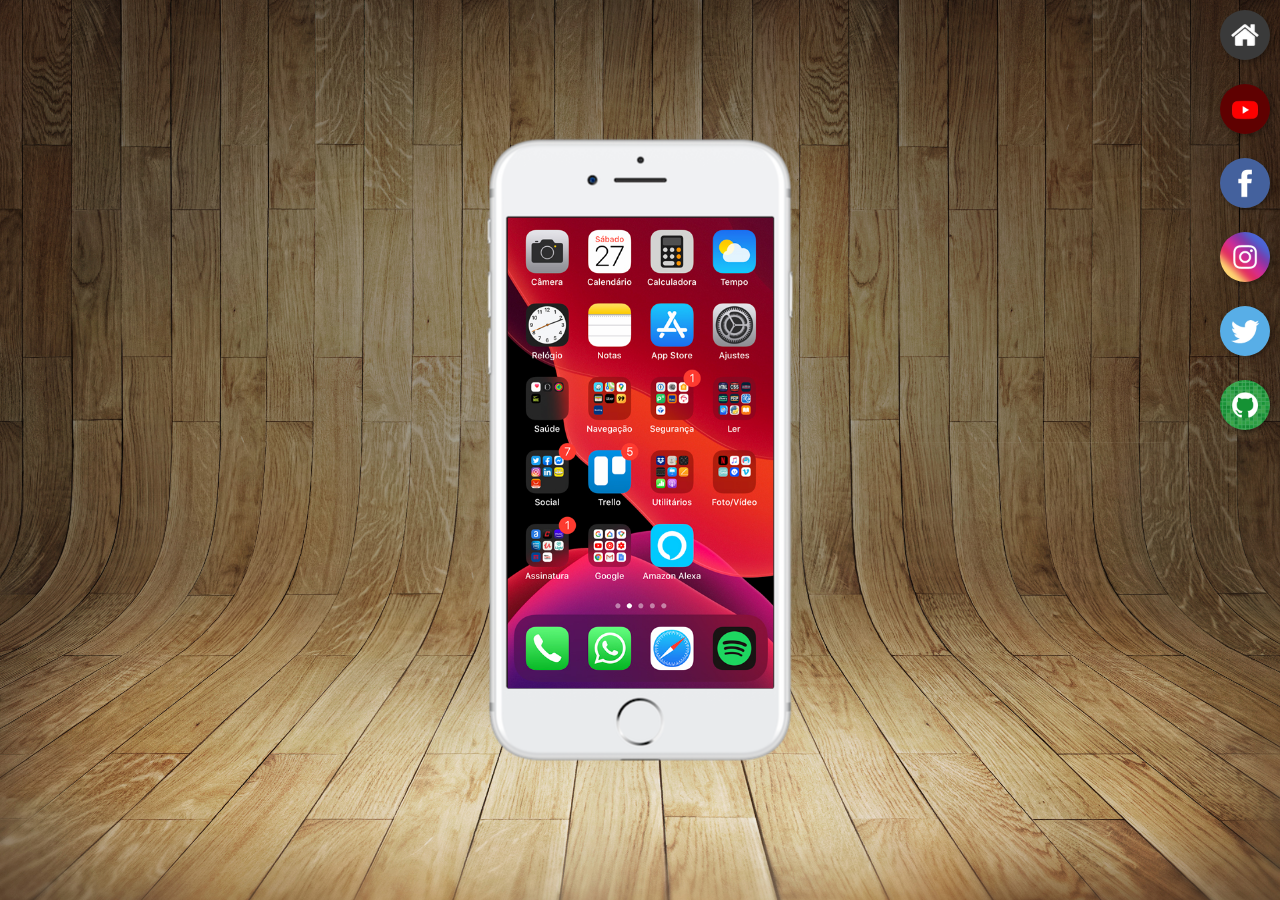
<file: index.html>
<!DOCTYPE html>
<html lang="pt-br">
<head>
    <meta charset="UTF-8">
    <meta name="viewport" content="width=device-width, initial-scale=1.0">
    <link rel="shortcut icon" href="favicon.ico" type="image/x-icon">
    <title>Projeto Social</title>
    <link rel="stylesheet" href="estilos/style.css">
    
</head>
<body>
    <main>
        <section id="telefone">
            <iframe src="home.html" name="tela" id="tela" frameborder="0">
                navegador não é compativel
            </iframe>
        </section>
        <section id="redes-sociais">
            <a href="home.html" target="tela"><img src="imagens/logo-home.jpg" alt="home"></a> <br>
            <a href="youtube.html" target="tela"><img src="imagens/logo-youtube.jpg" alt="youtube"></a> <br>
            <a href="facebook.html" target="tela"><img src="imagens/logo-facebook.jpg" alt="facebook"></a> <br>
            <a href="instagram.html" target="tela"><img src="imagens/logo-instagram.jpg" alt="instagram"></a> <br>
            <a href="twitter.html" target="tela"><img src="imagens/logo-twitter.jpg" alt="twitter"></a> <br>
            <a href="github.html" target="tela"><img src="imagens/logo-github.jpg" alt="github"></a>
        </section>
    </main>
</body>
</html>
</file>
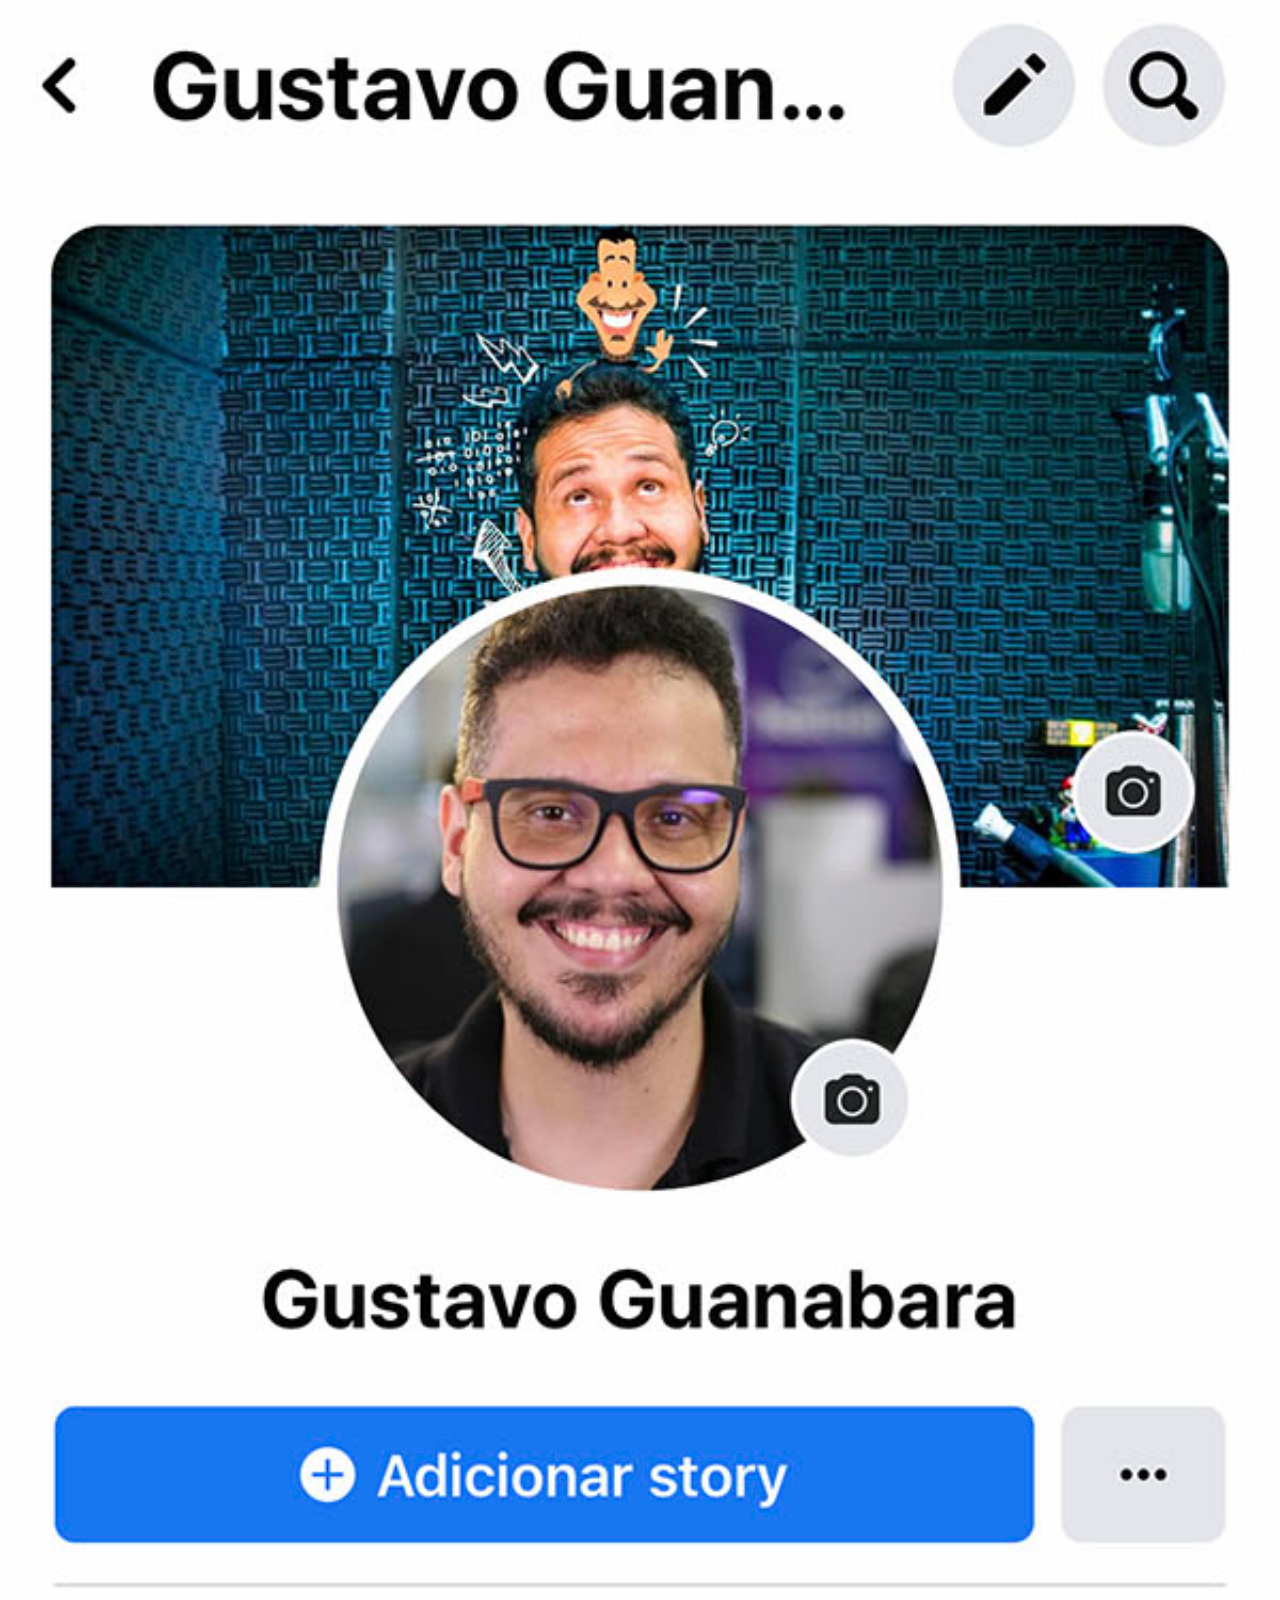
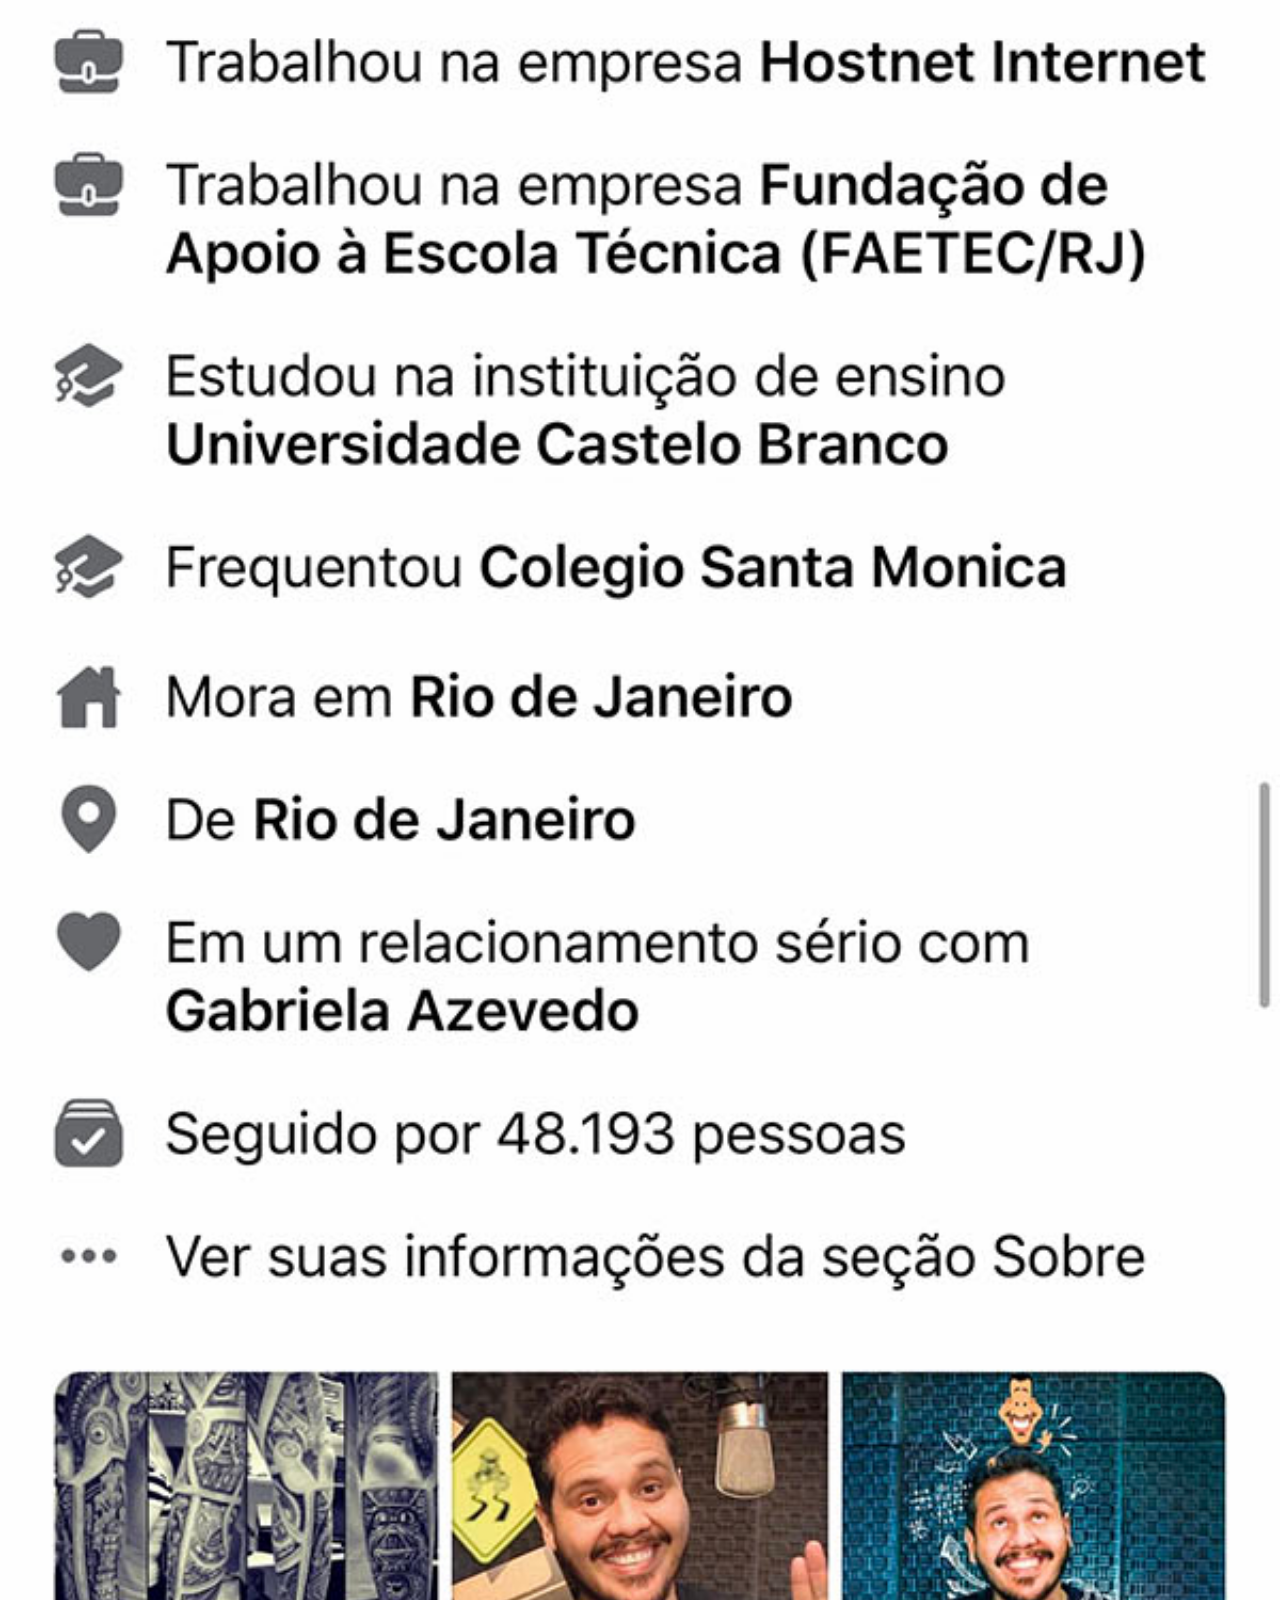
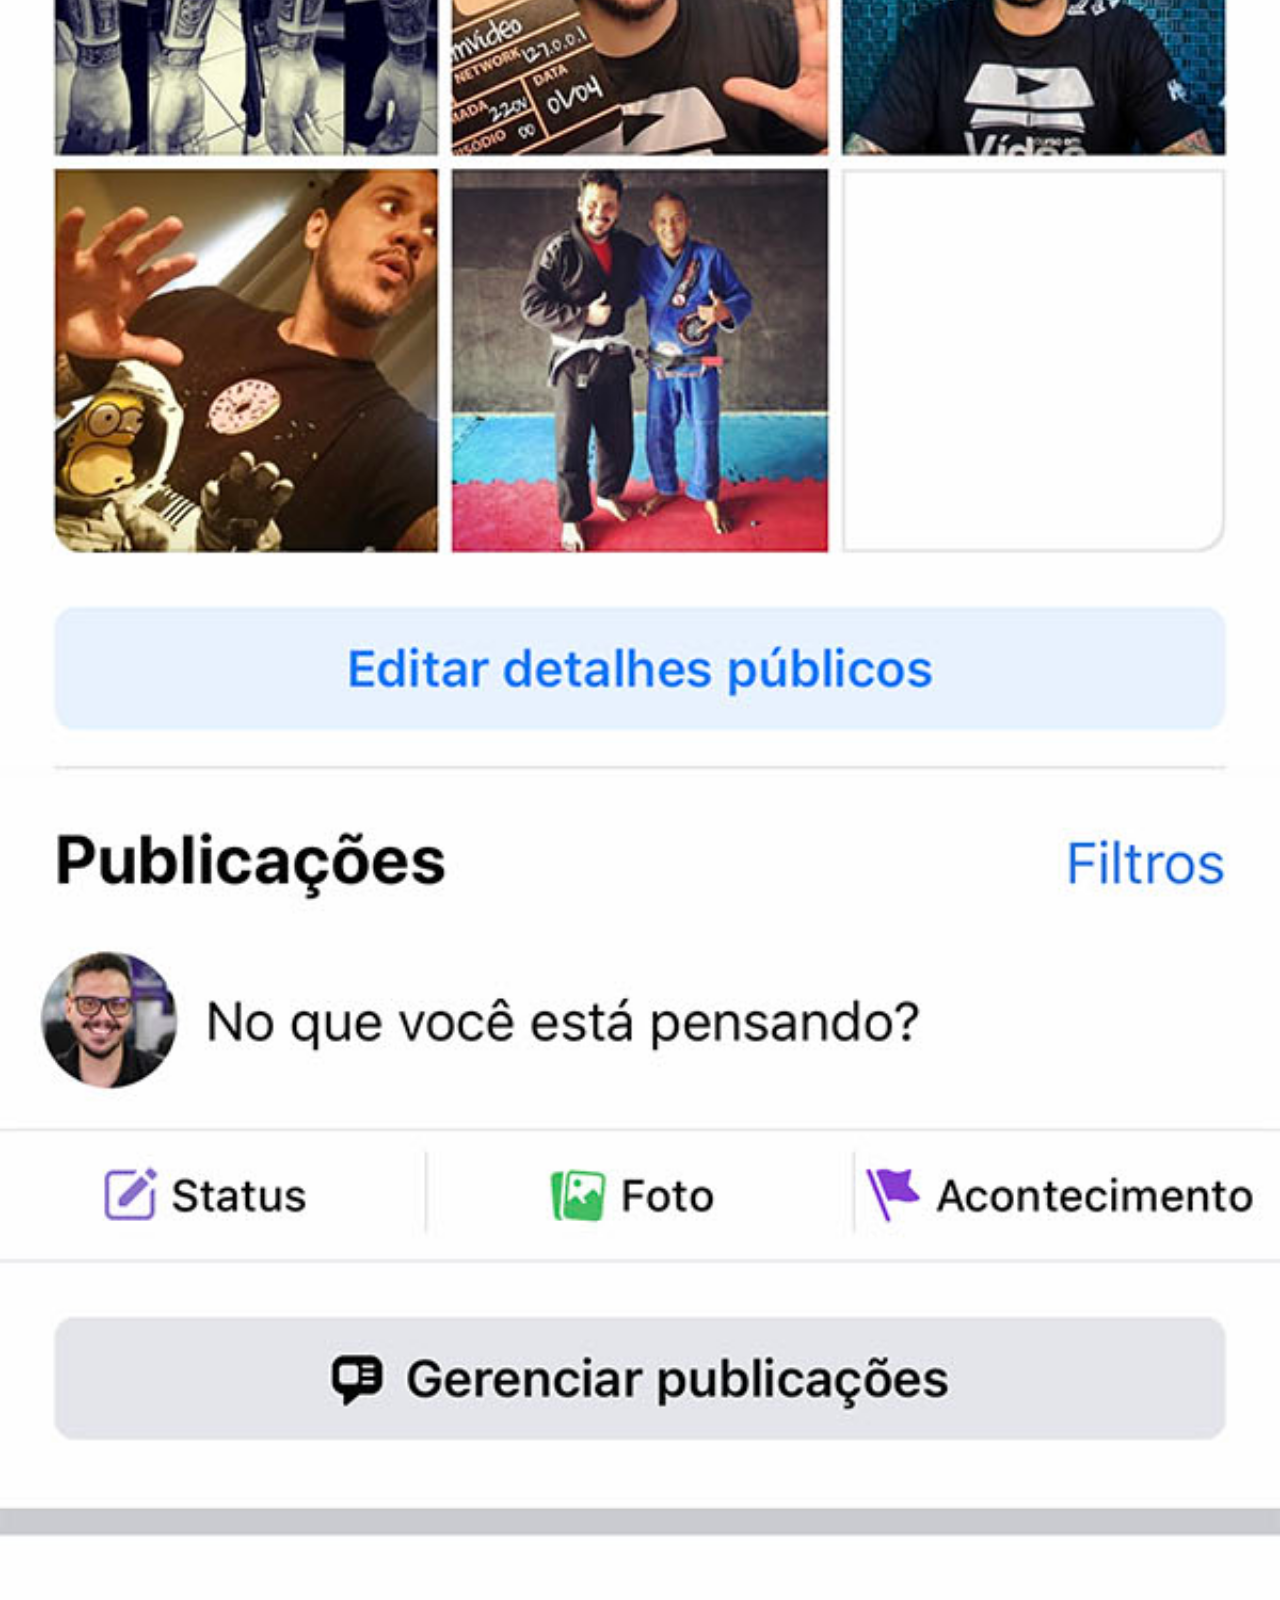
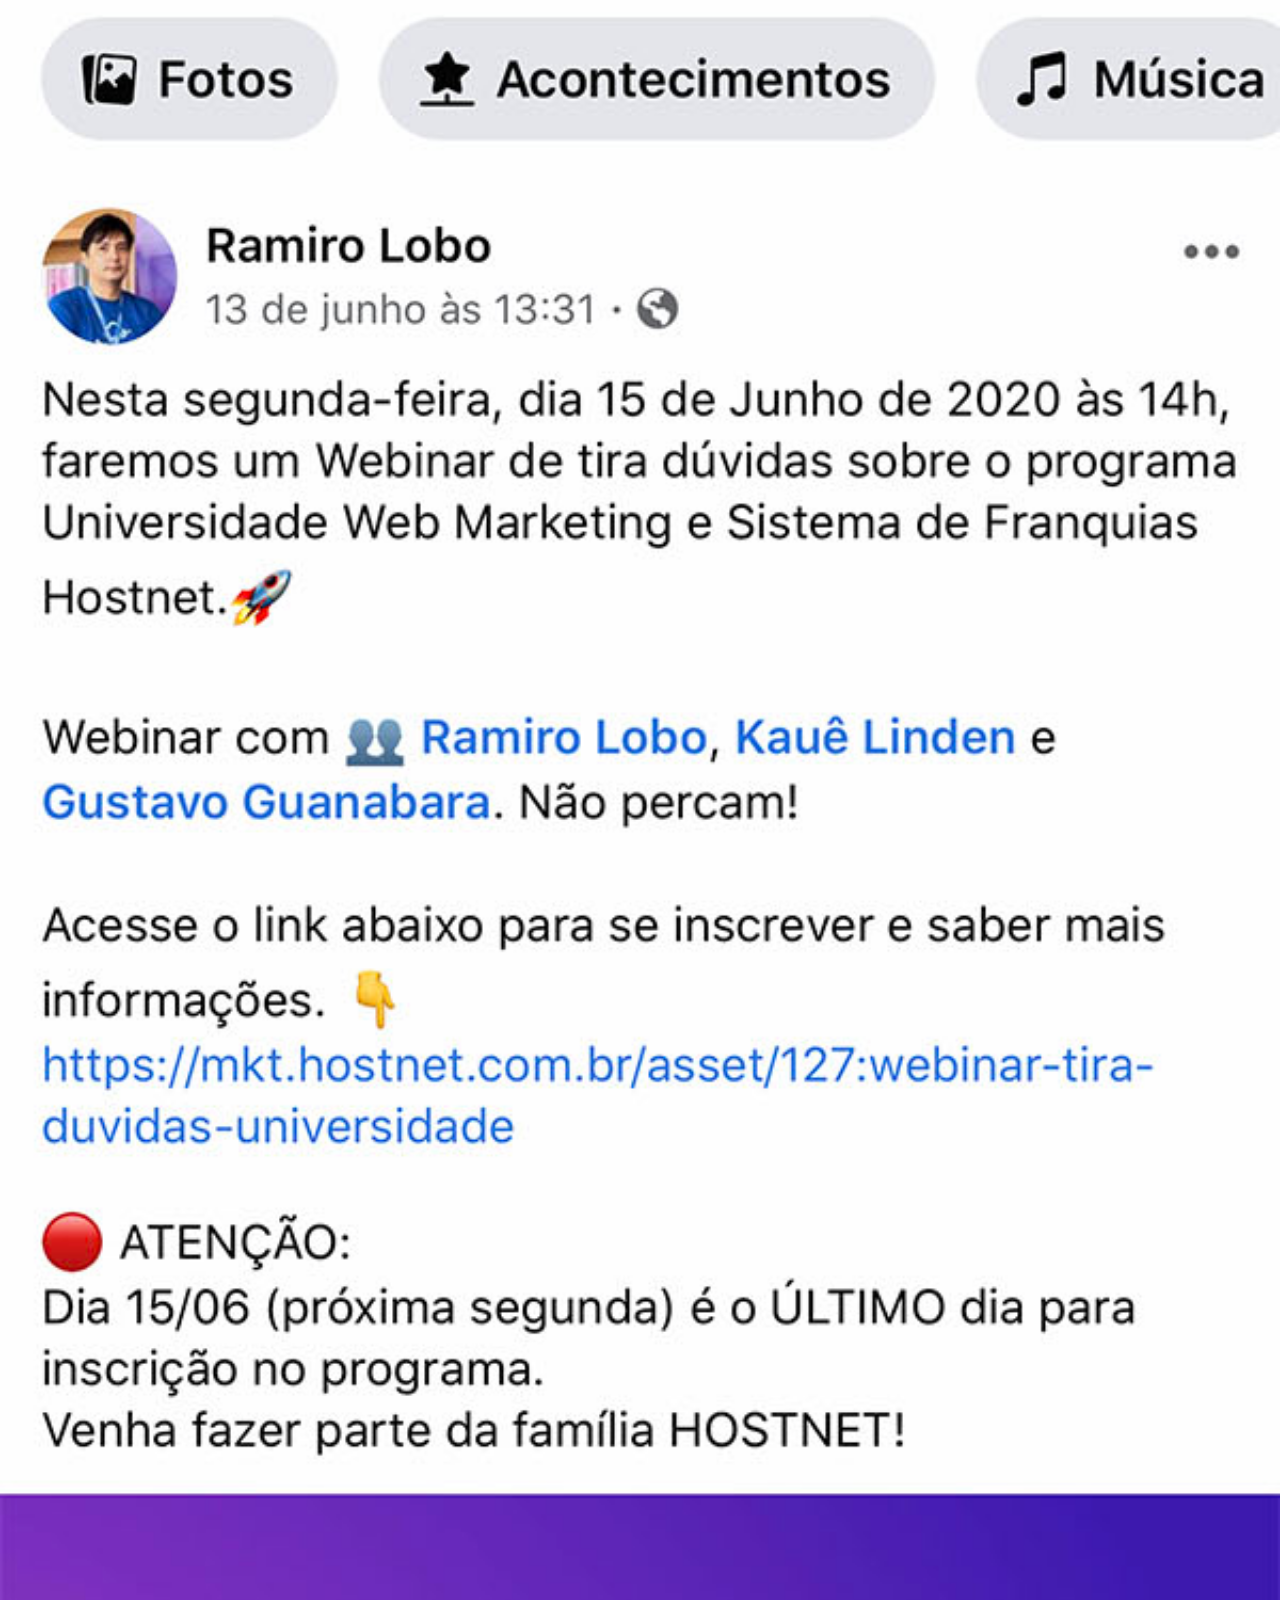
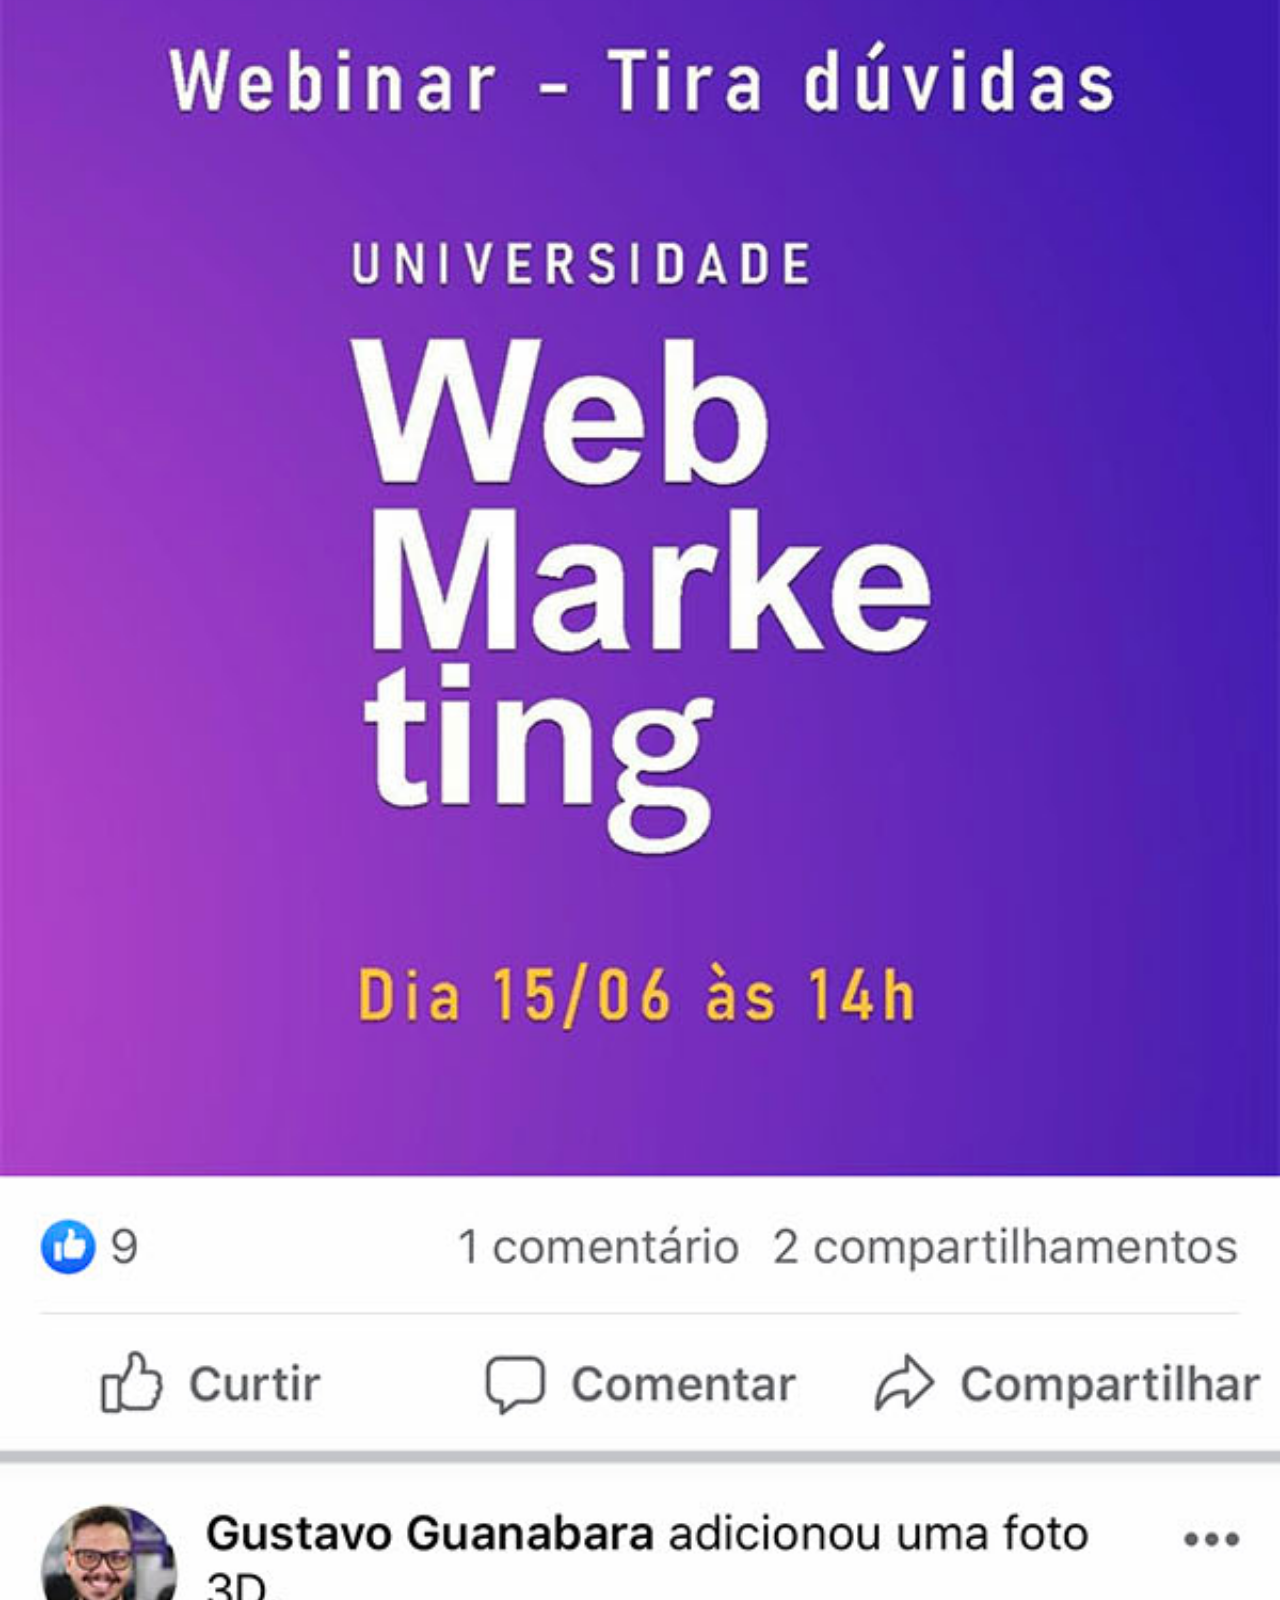
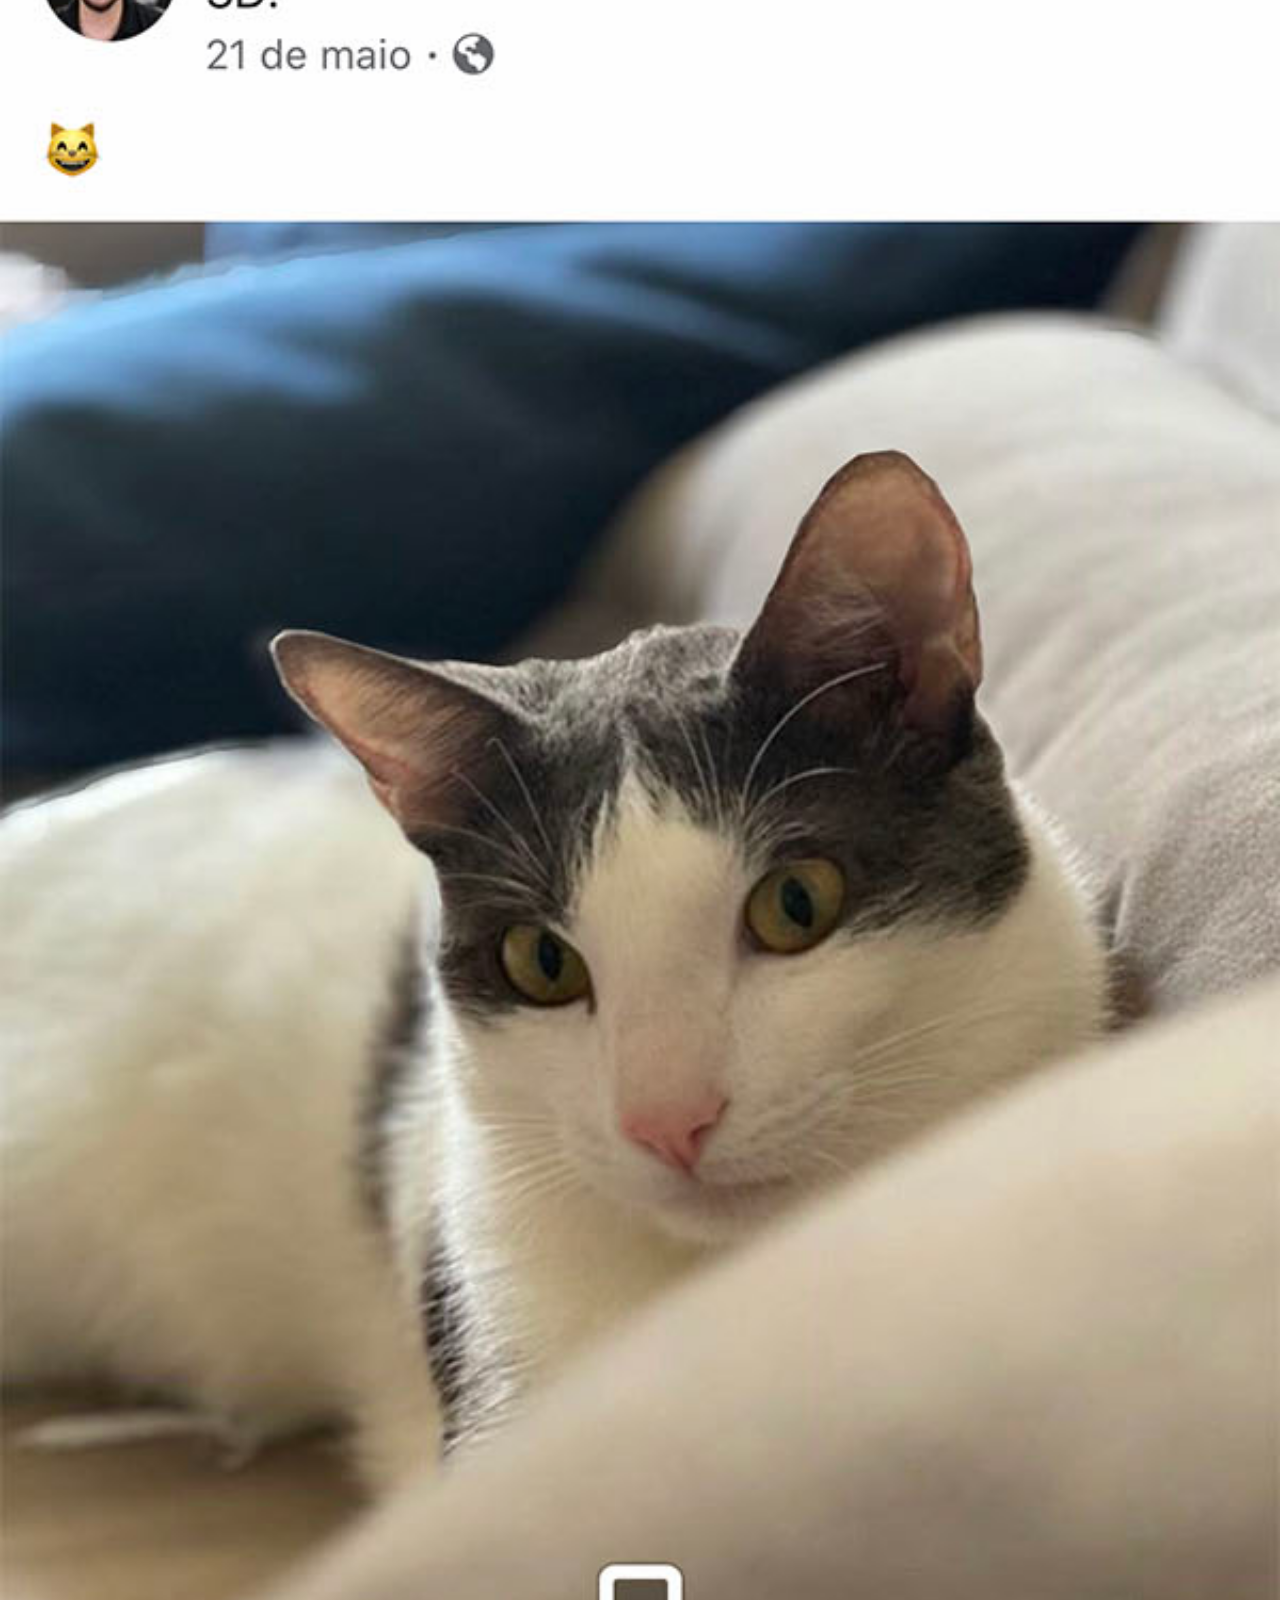
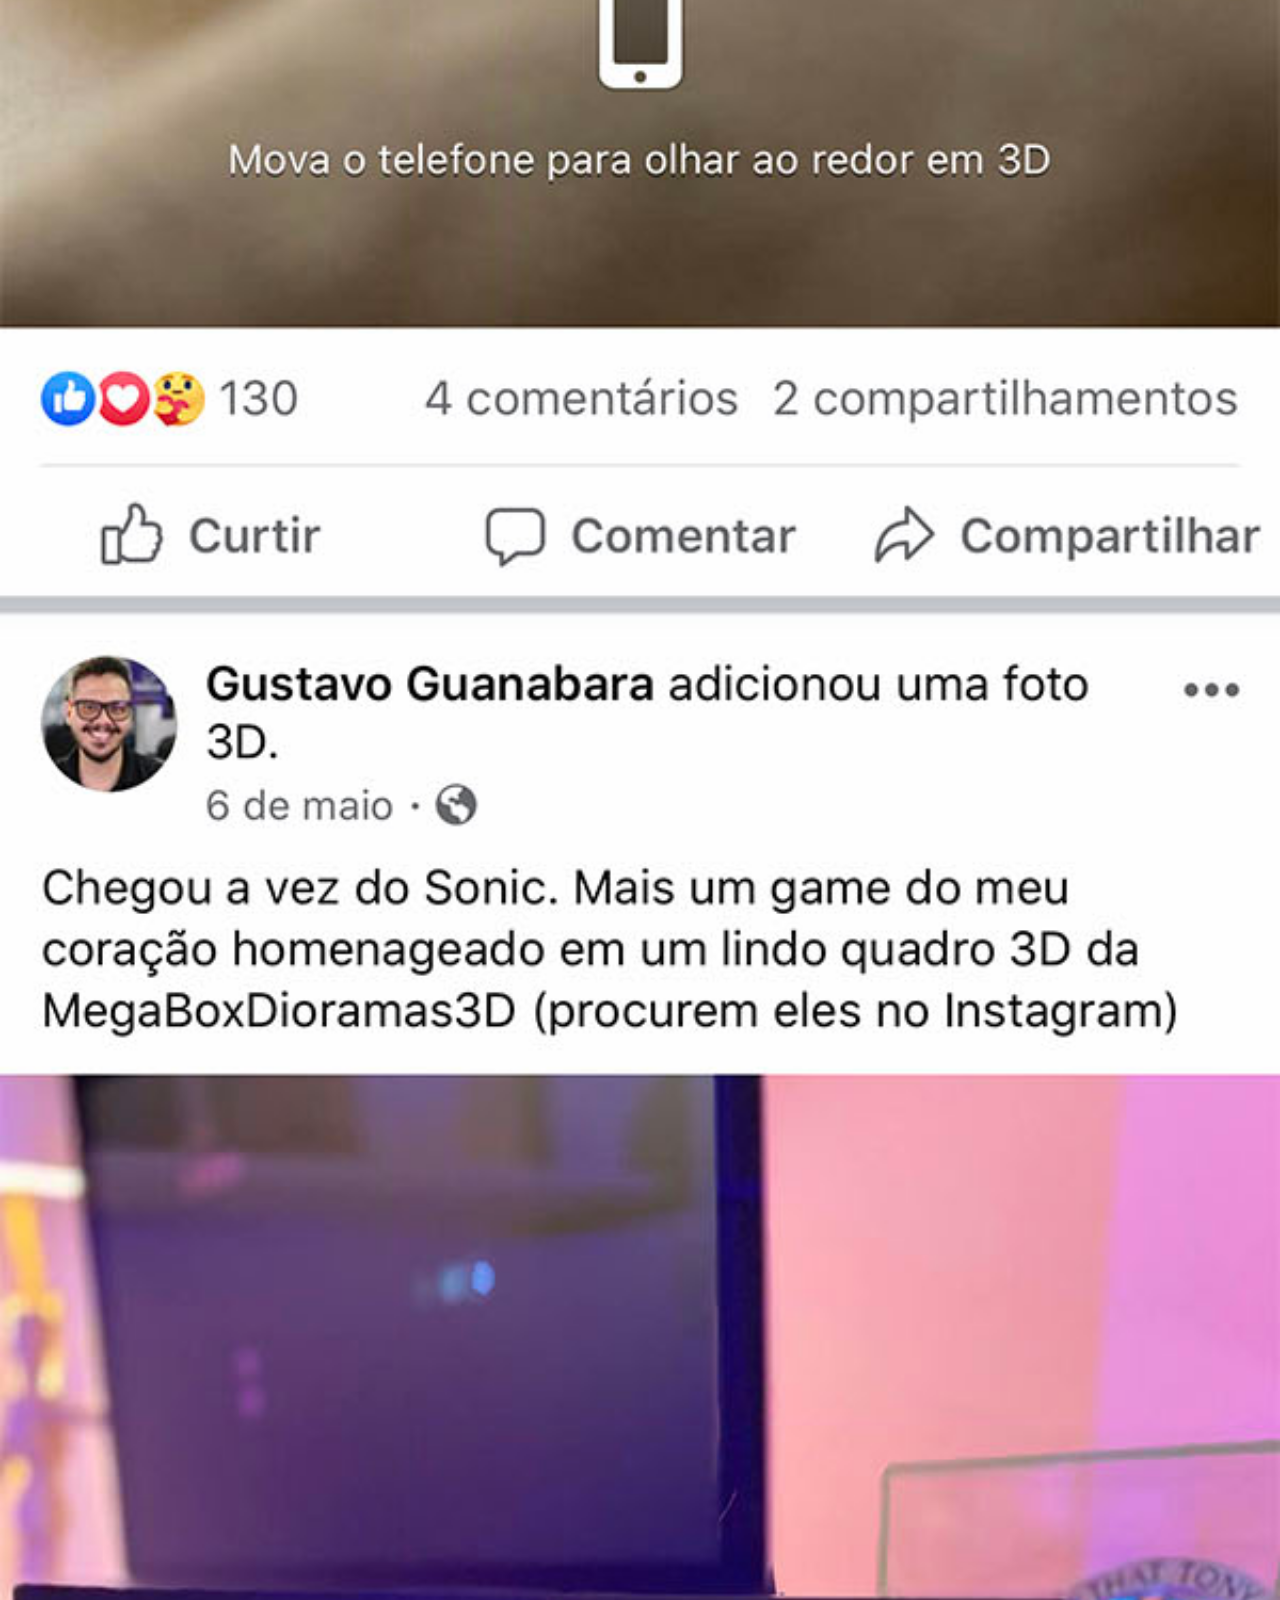
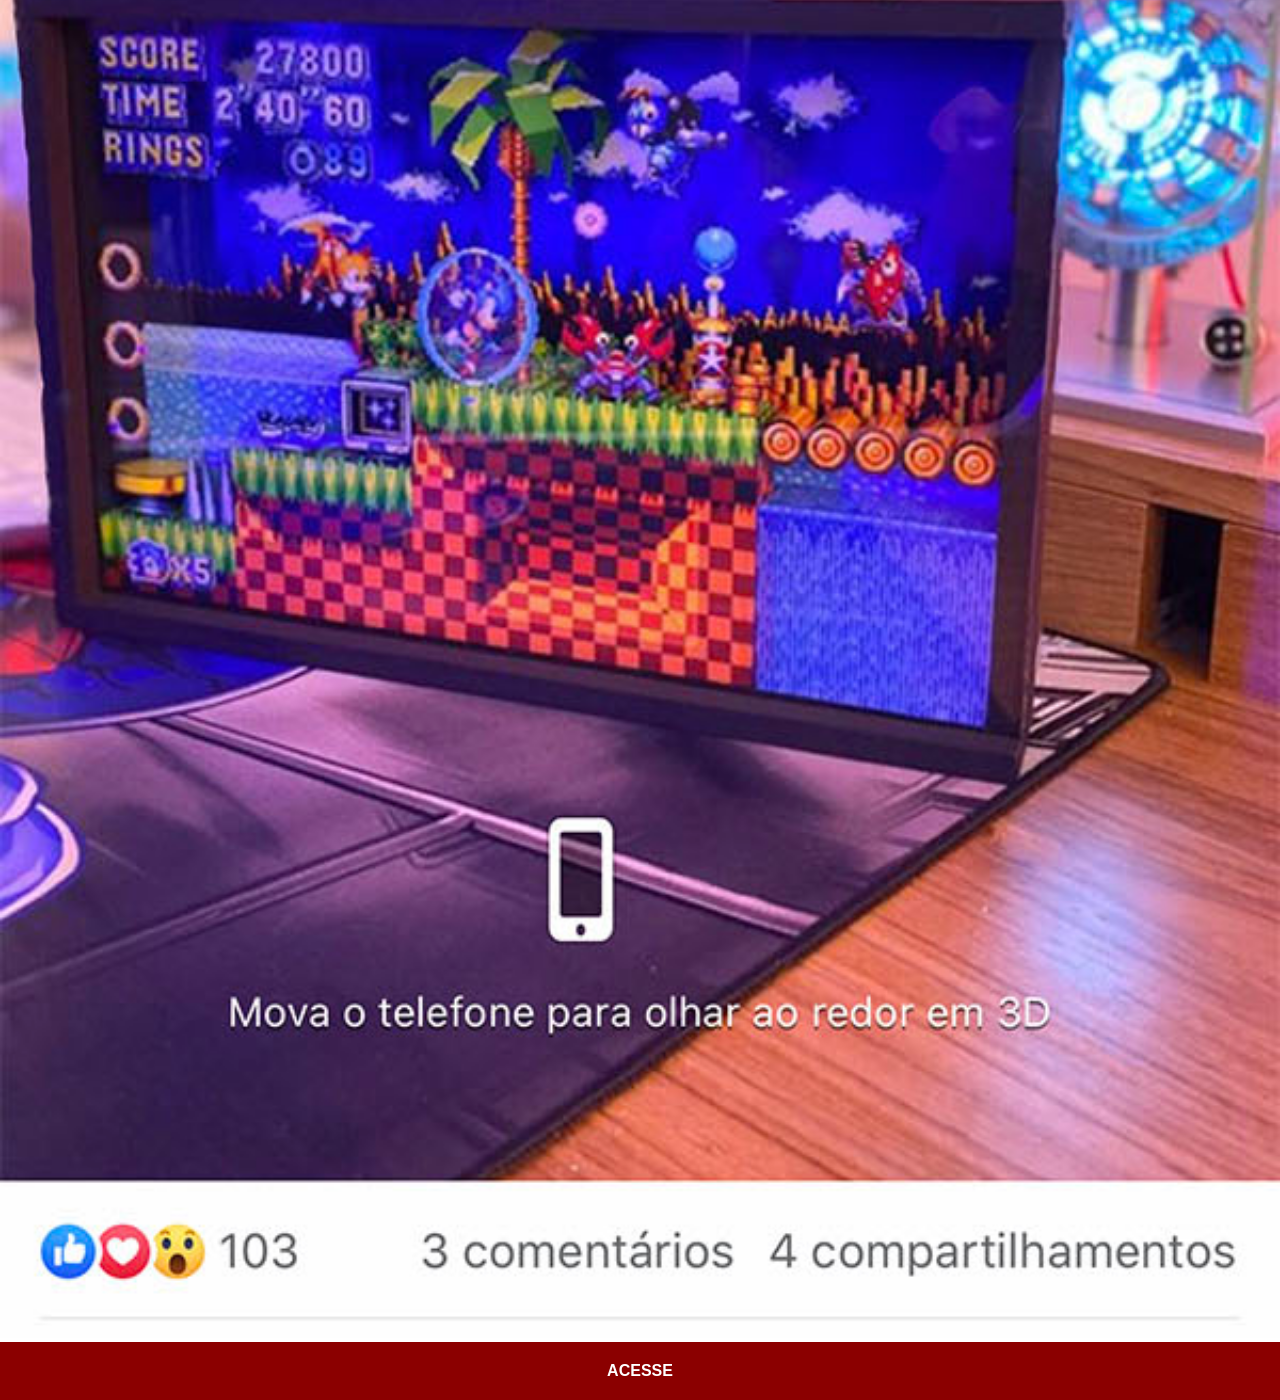
<file: facebook.html>
<!DOCTYPE html>
<html lang="pt-br">
<head>
    <meta charset="UTF-8">
    <meta name="viewport" content="width=device-width, initial-scale=1.0">
    <title>FaceBook</title>
    <link rel="stylesheet" href="estilos/social.css">
</head>
<body>
    <img src="imagens/tela-facebook.jpg" alt="facebook">
    <a href="https://www.facebook.com/gustavoguanabara/?locale=pt_BR" target="_blank">ACESSE</a>
</body>
</html>
</file>
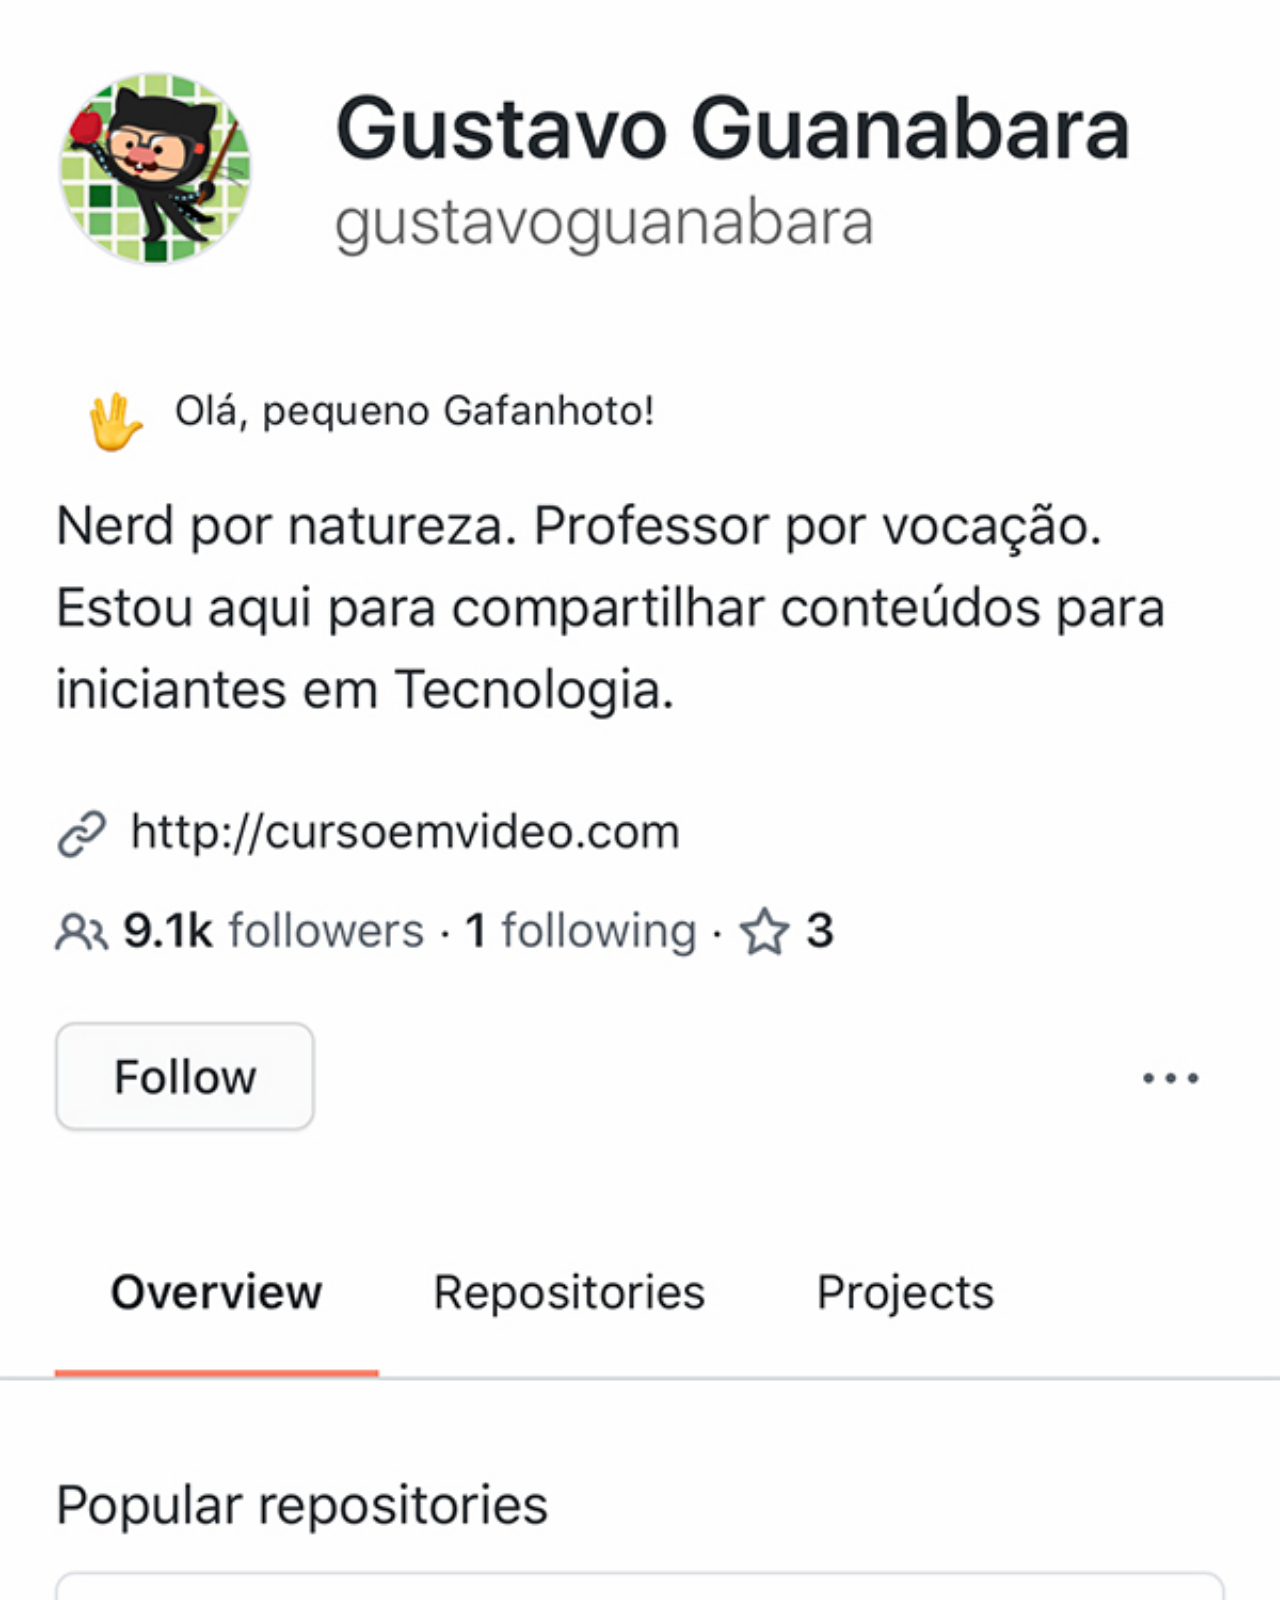
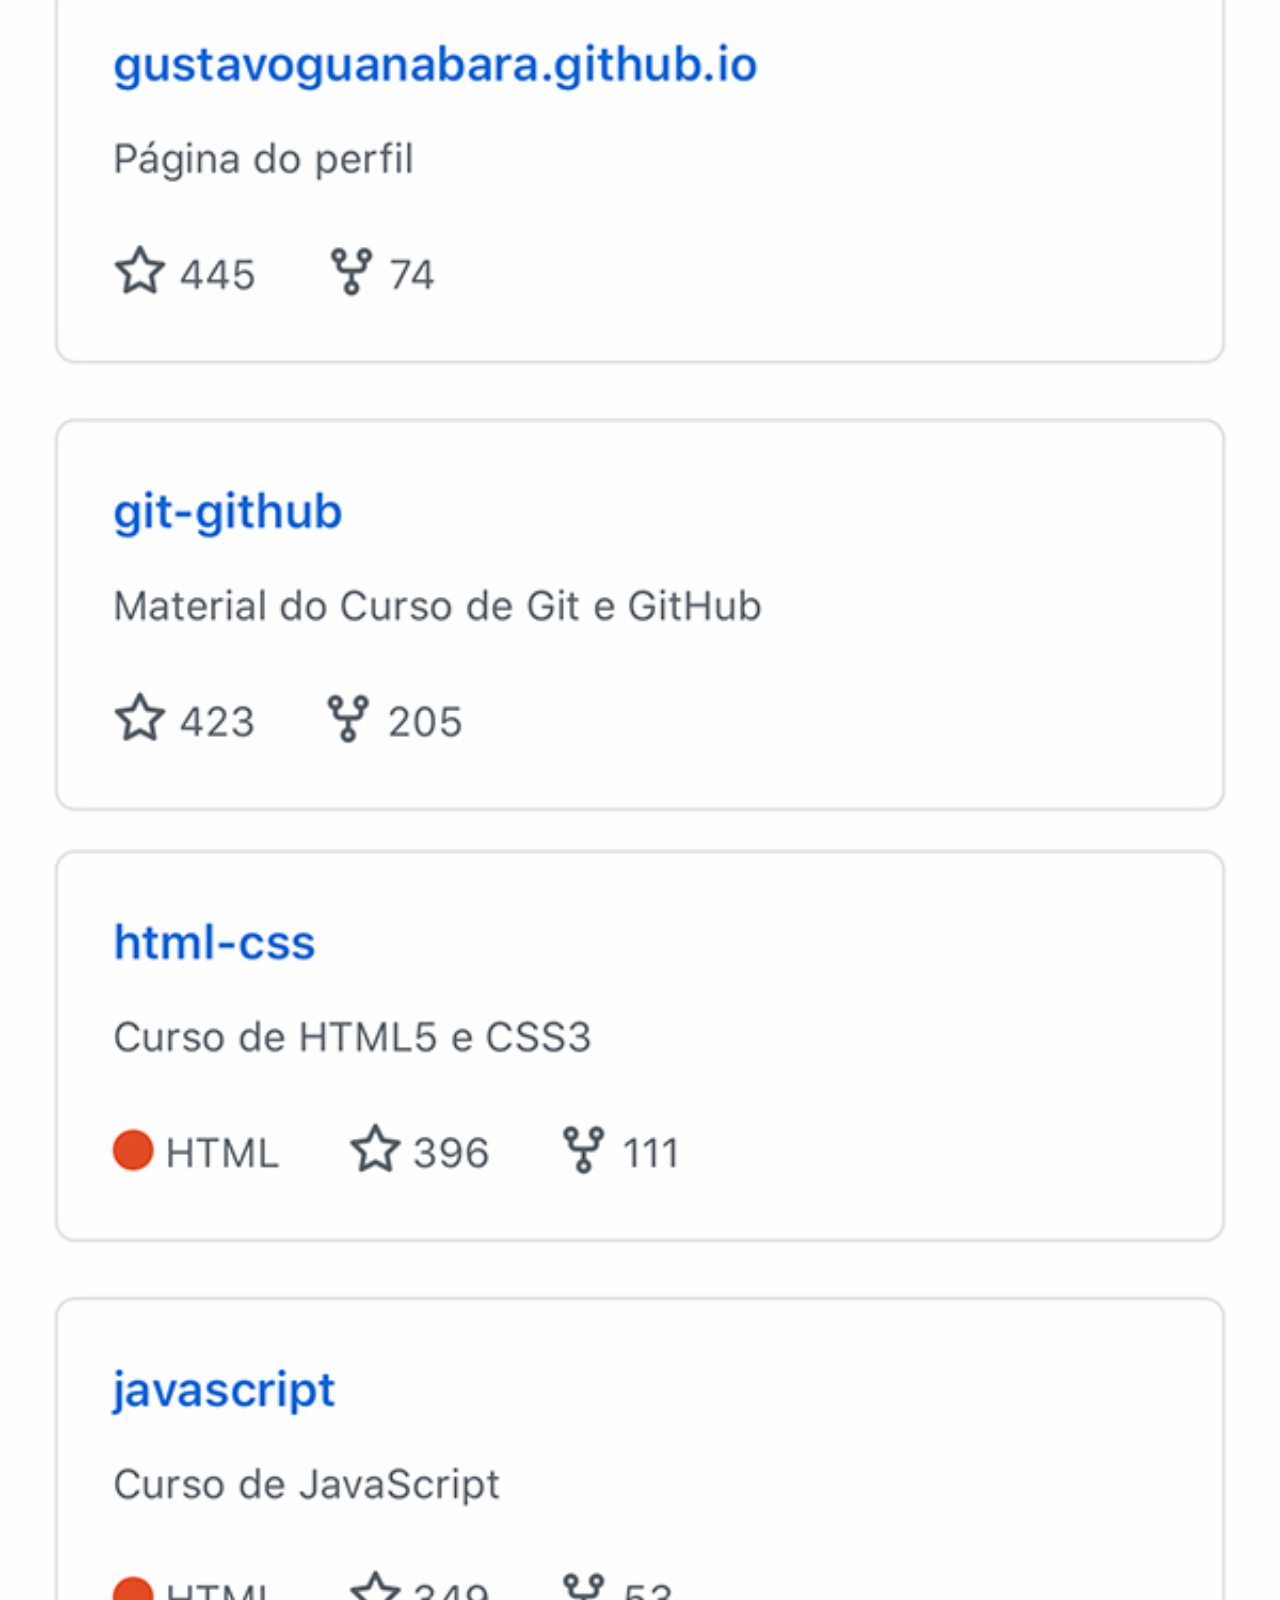
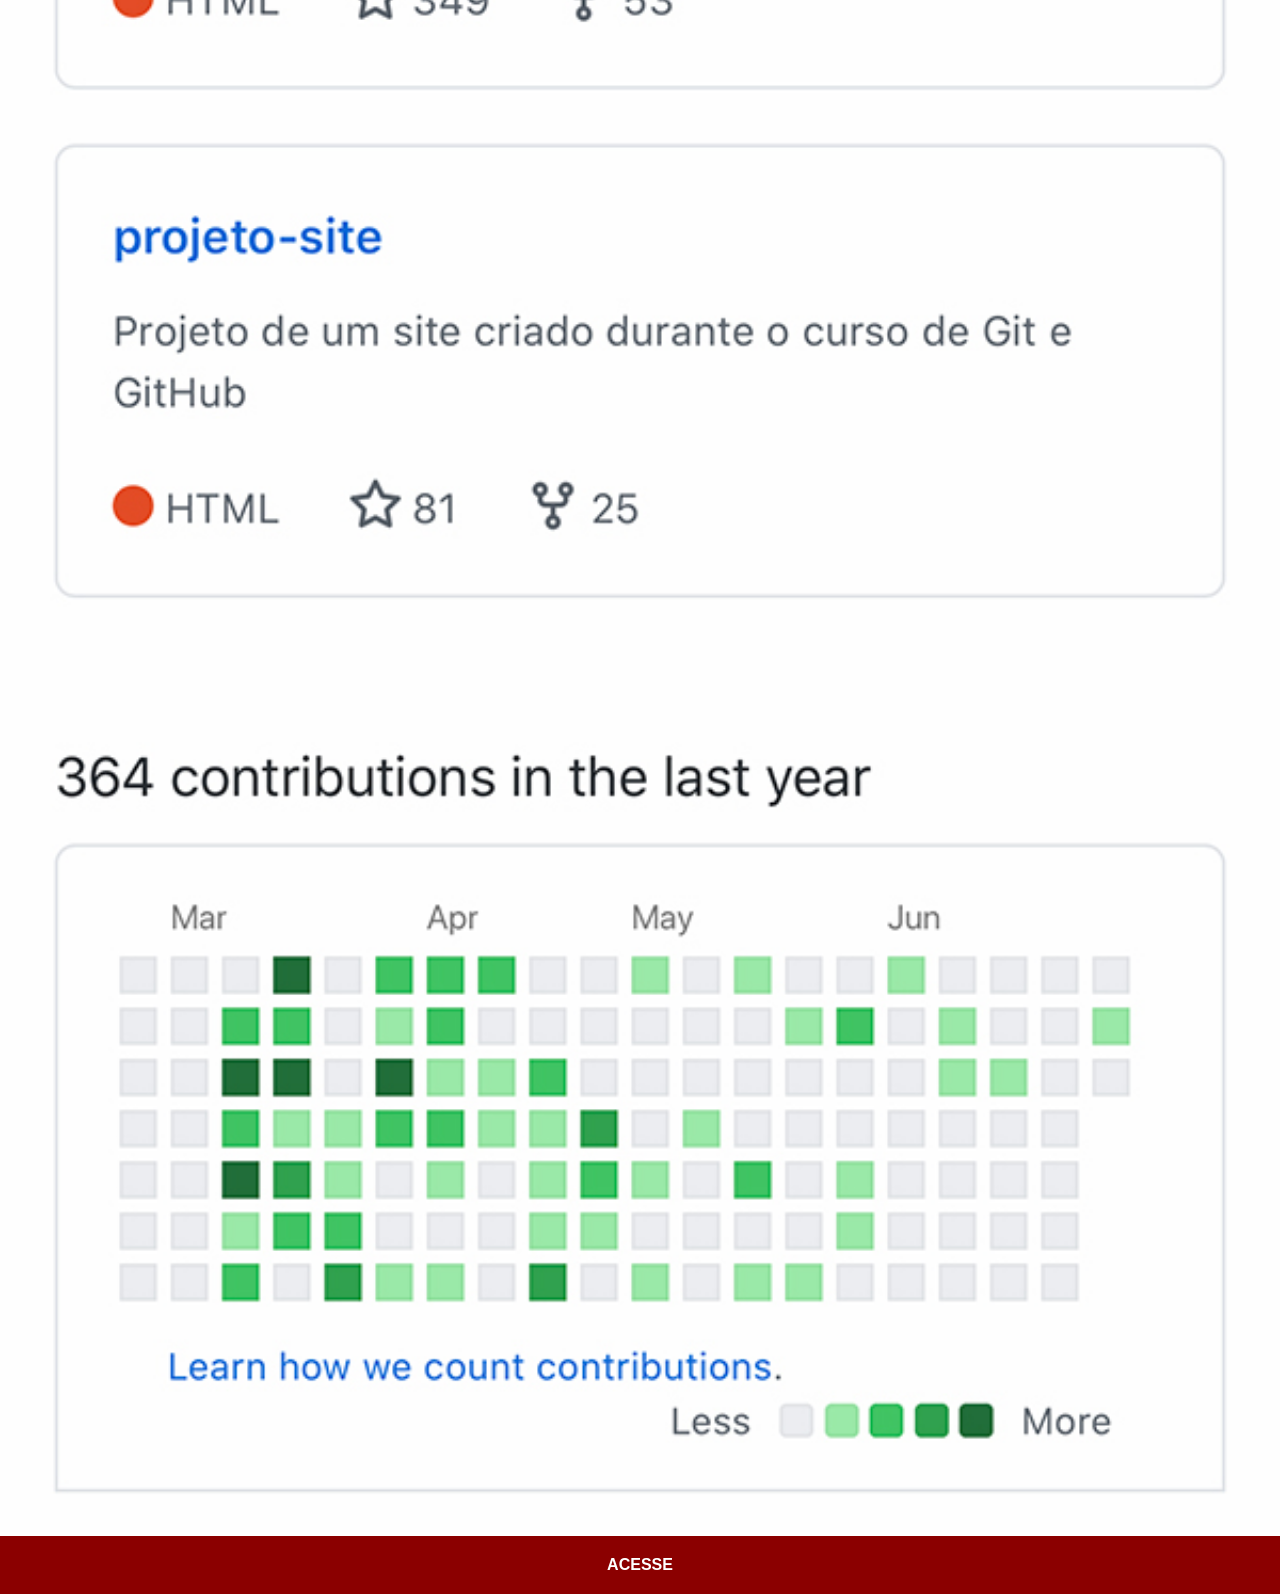
<file: github.html>
<!DOCTYPE html>
<html lang="pt-br">
<head>
    <meta charset="UTF-8">
    <meta name="viewport" content="width=device-width, initial-scale=1.0">
    <title>GitHub</title>
    <link rel="stylesheet" href="estilos/social.css">
</head>
<body>
    <img src="imagens/tela-github.jpg" alt="github">
    <a href="https://github.com/gustavoguanabara" target="_blank">ACESSE</a>
</body>
</html>
</file>
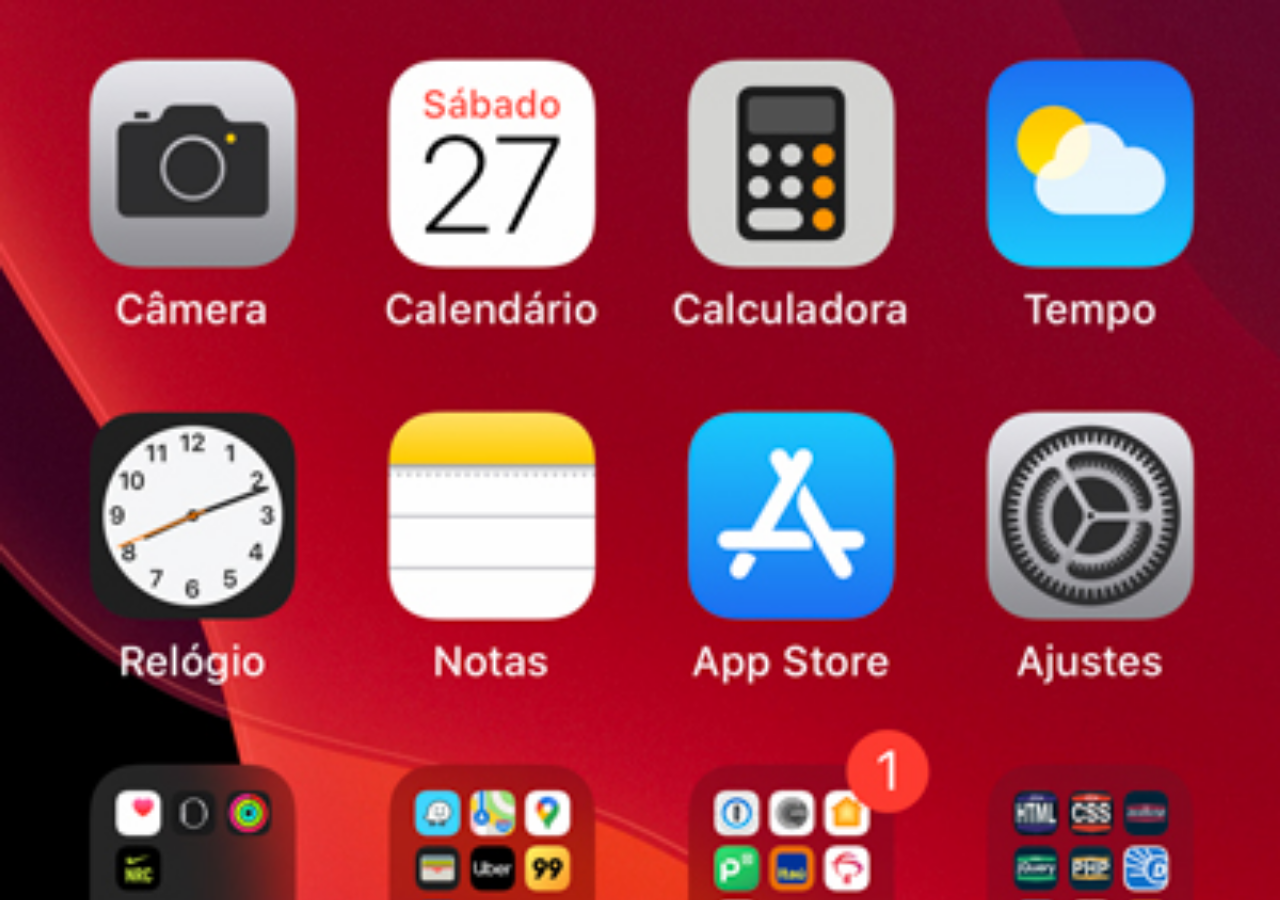
<file: home.html>
<!DOCTYPE html>
<html lang="pt-br">
<head>
    <meta charset="UTF-8">
    <meta name="viewport" content="width=device-width, initial-scale=1.0">
    <title>Home</title>
    <style>
        * {
            margin: 0;
            padding: 0;
        }
        body {
            height: 100vh;
            width: 100vw;
            background: black url(imagens/tela-home.jpg) no-repeat top center;
            background-size: cover;
        }
    </style>
</head>
<body>
    
</body>
</html>
</file>
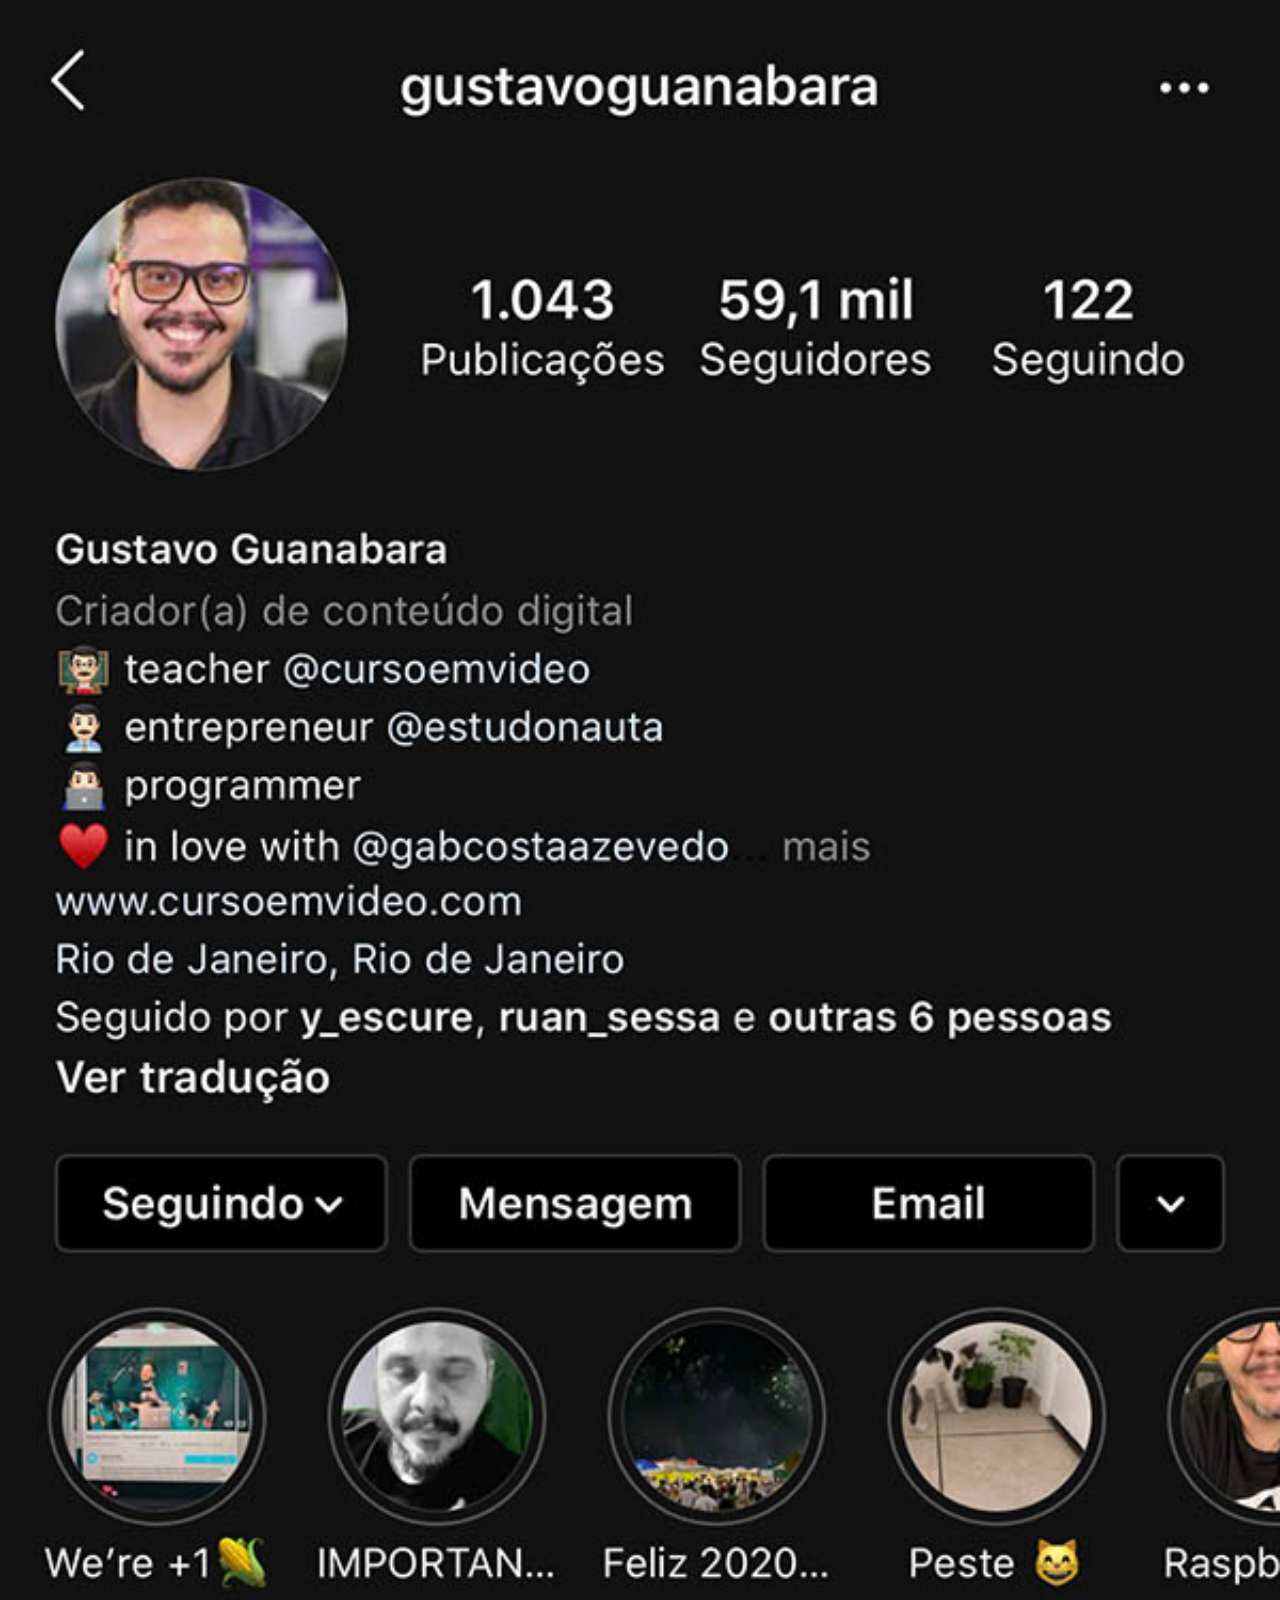
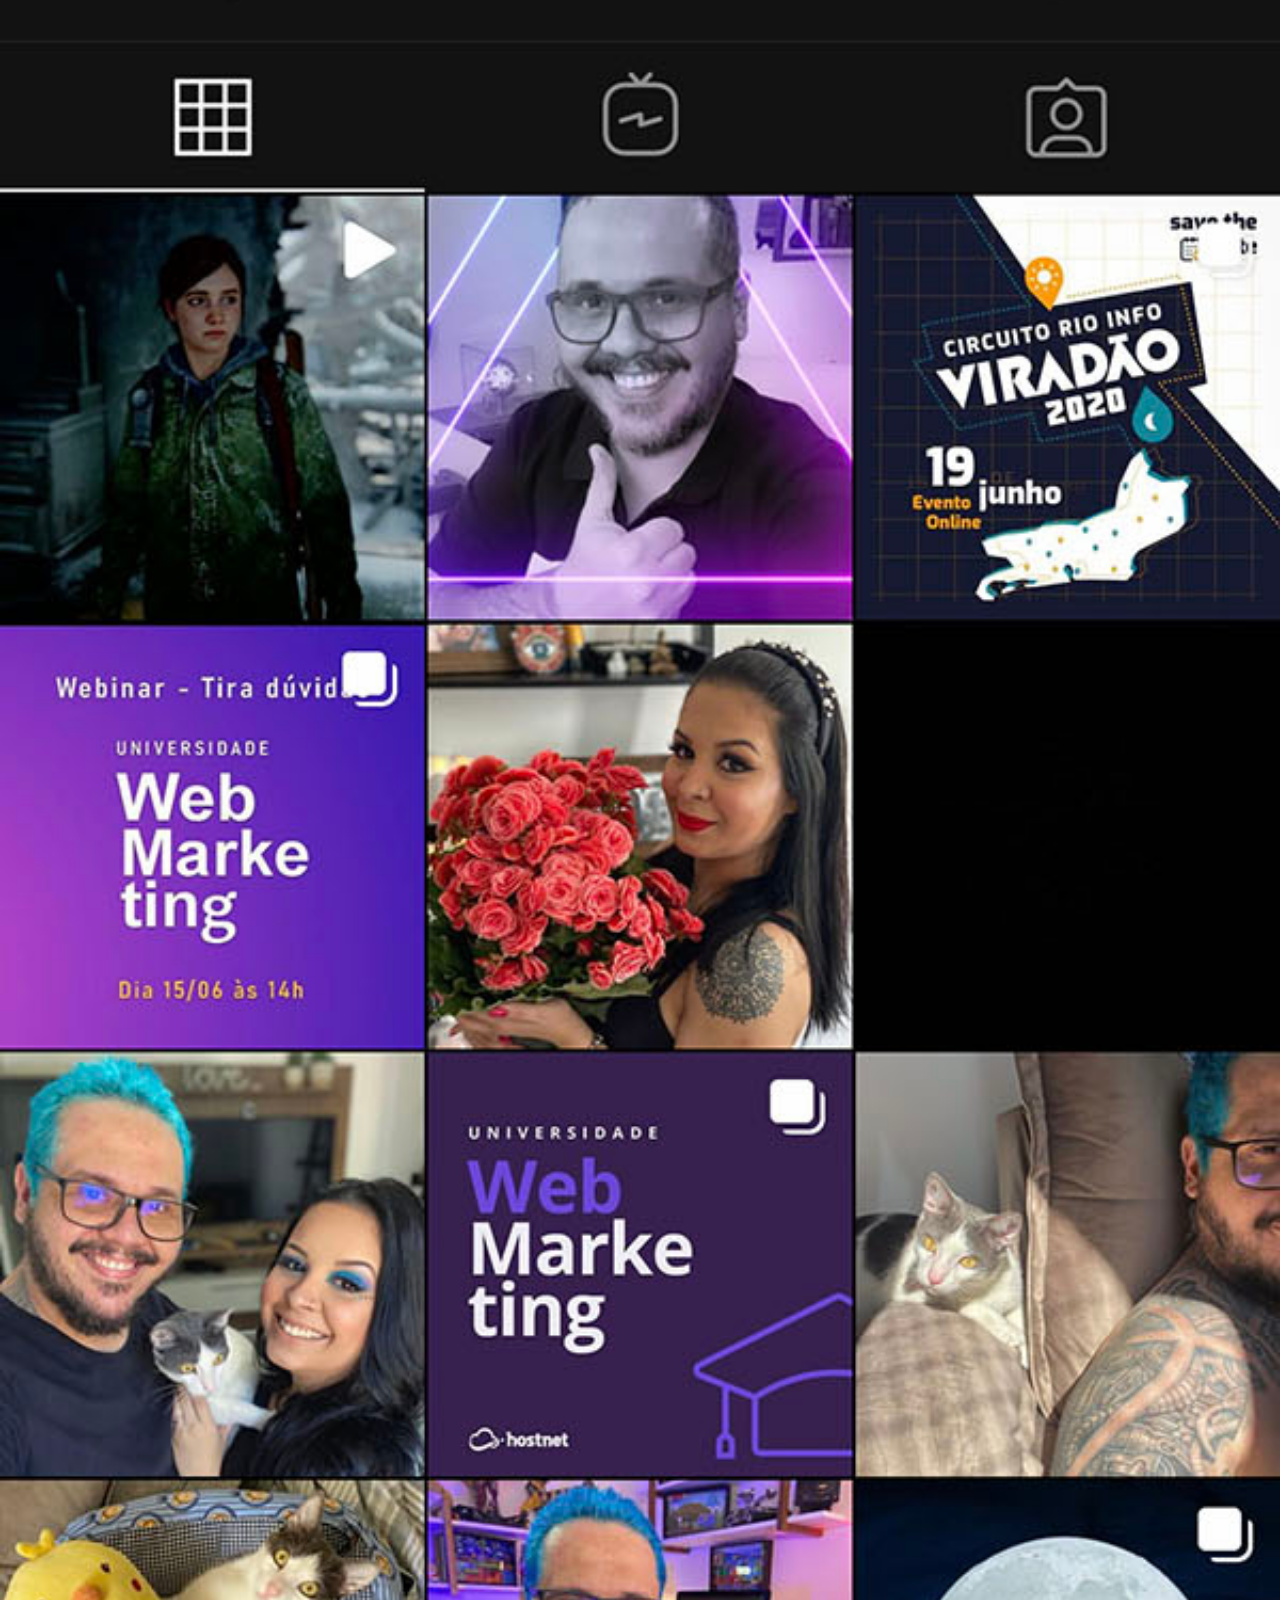
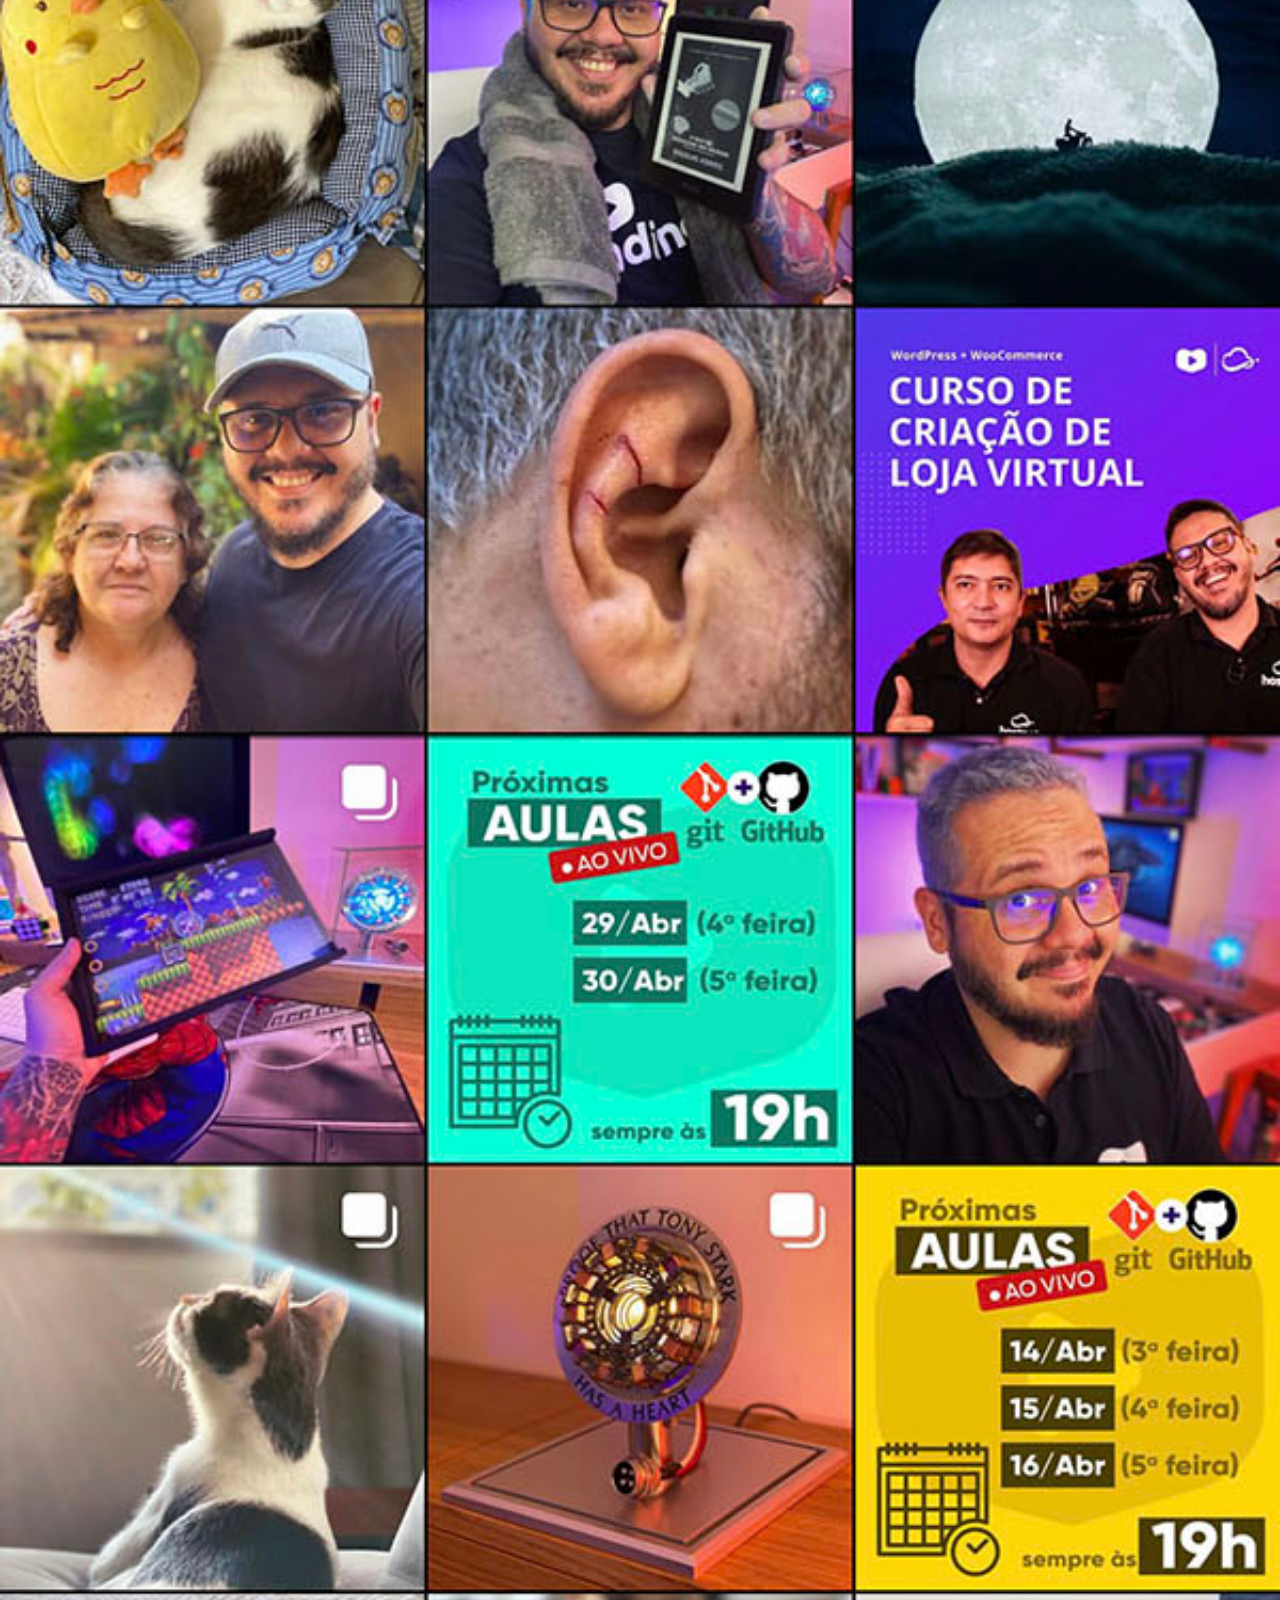
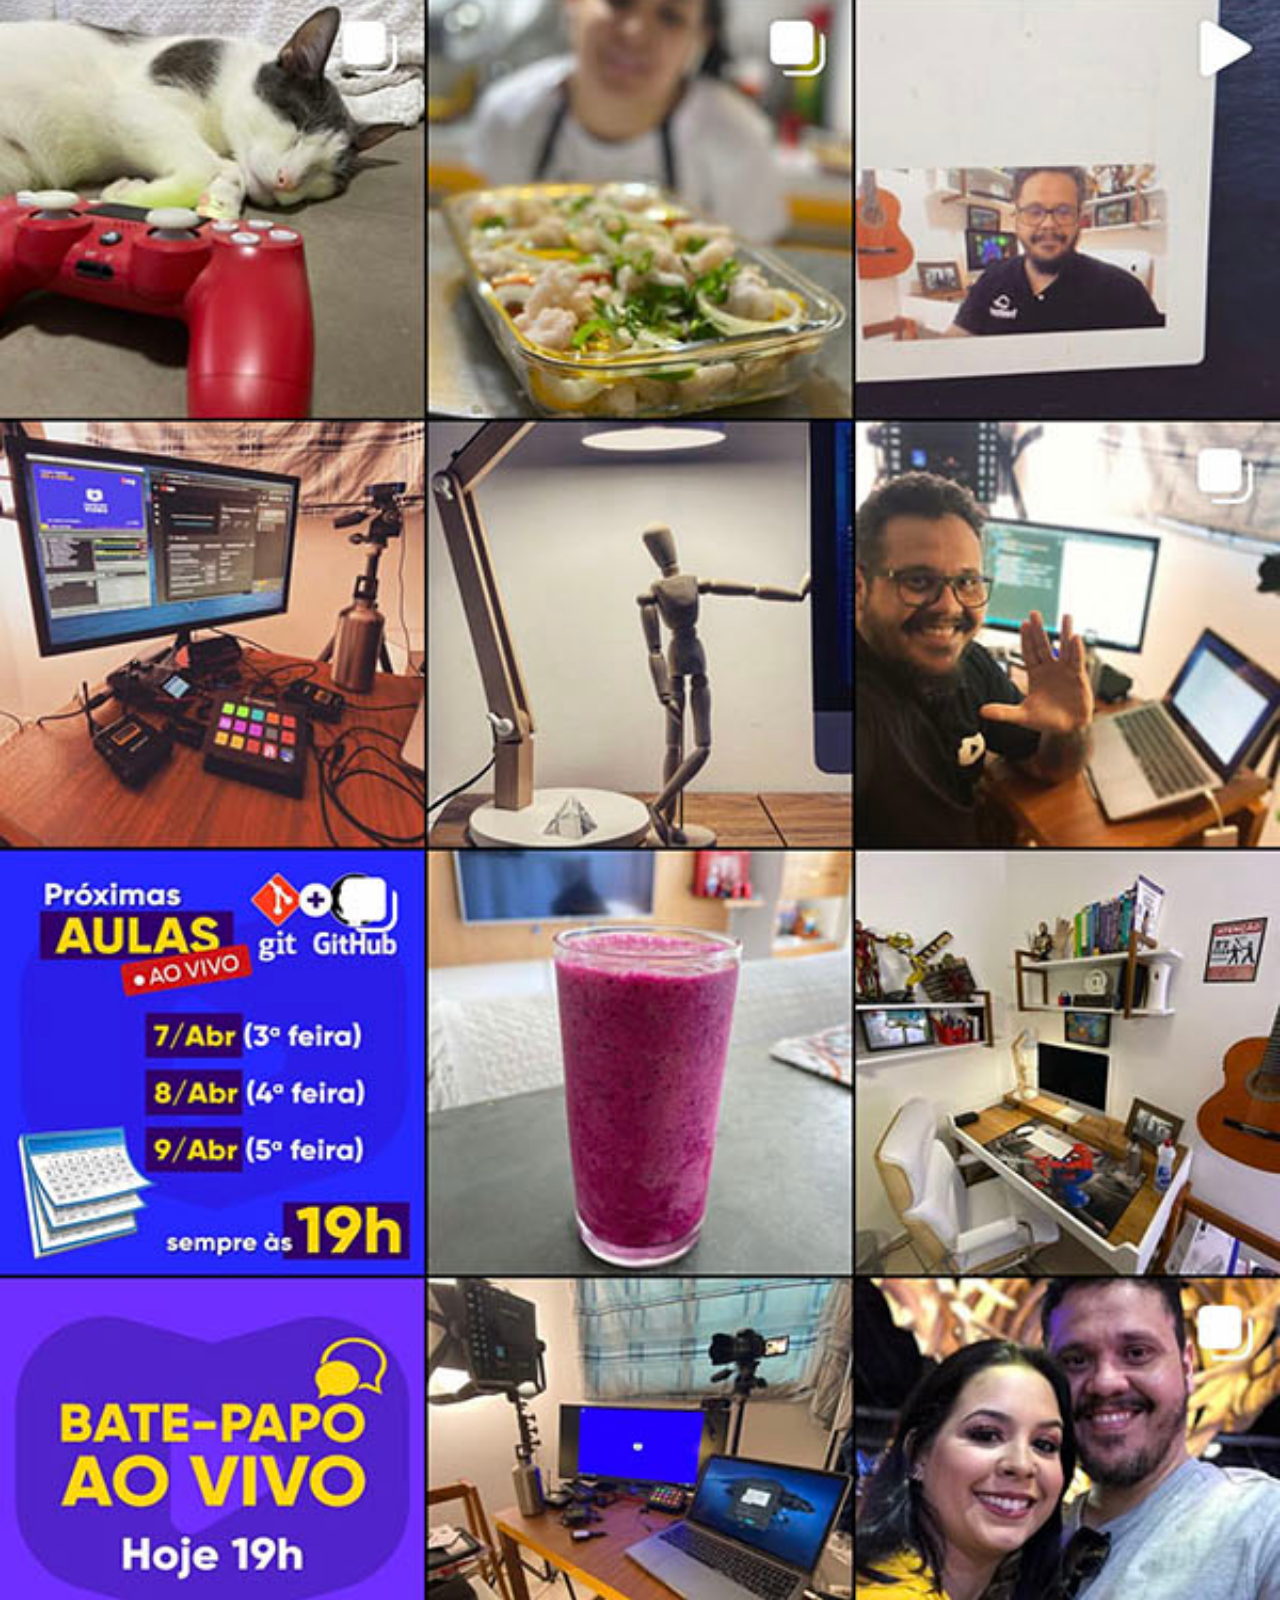
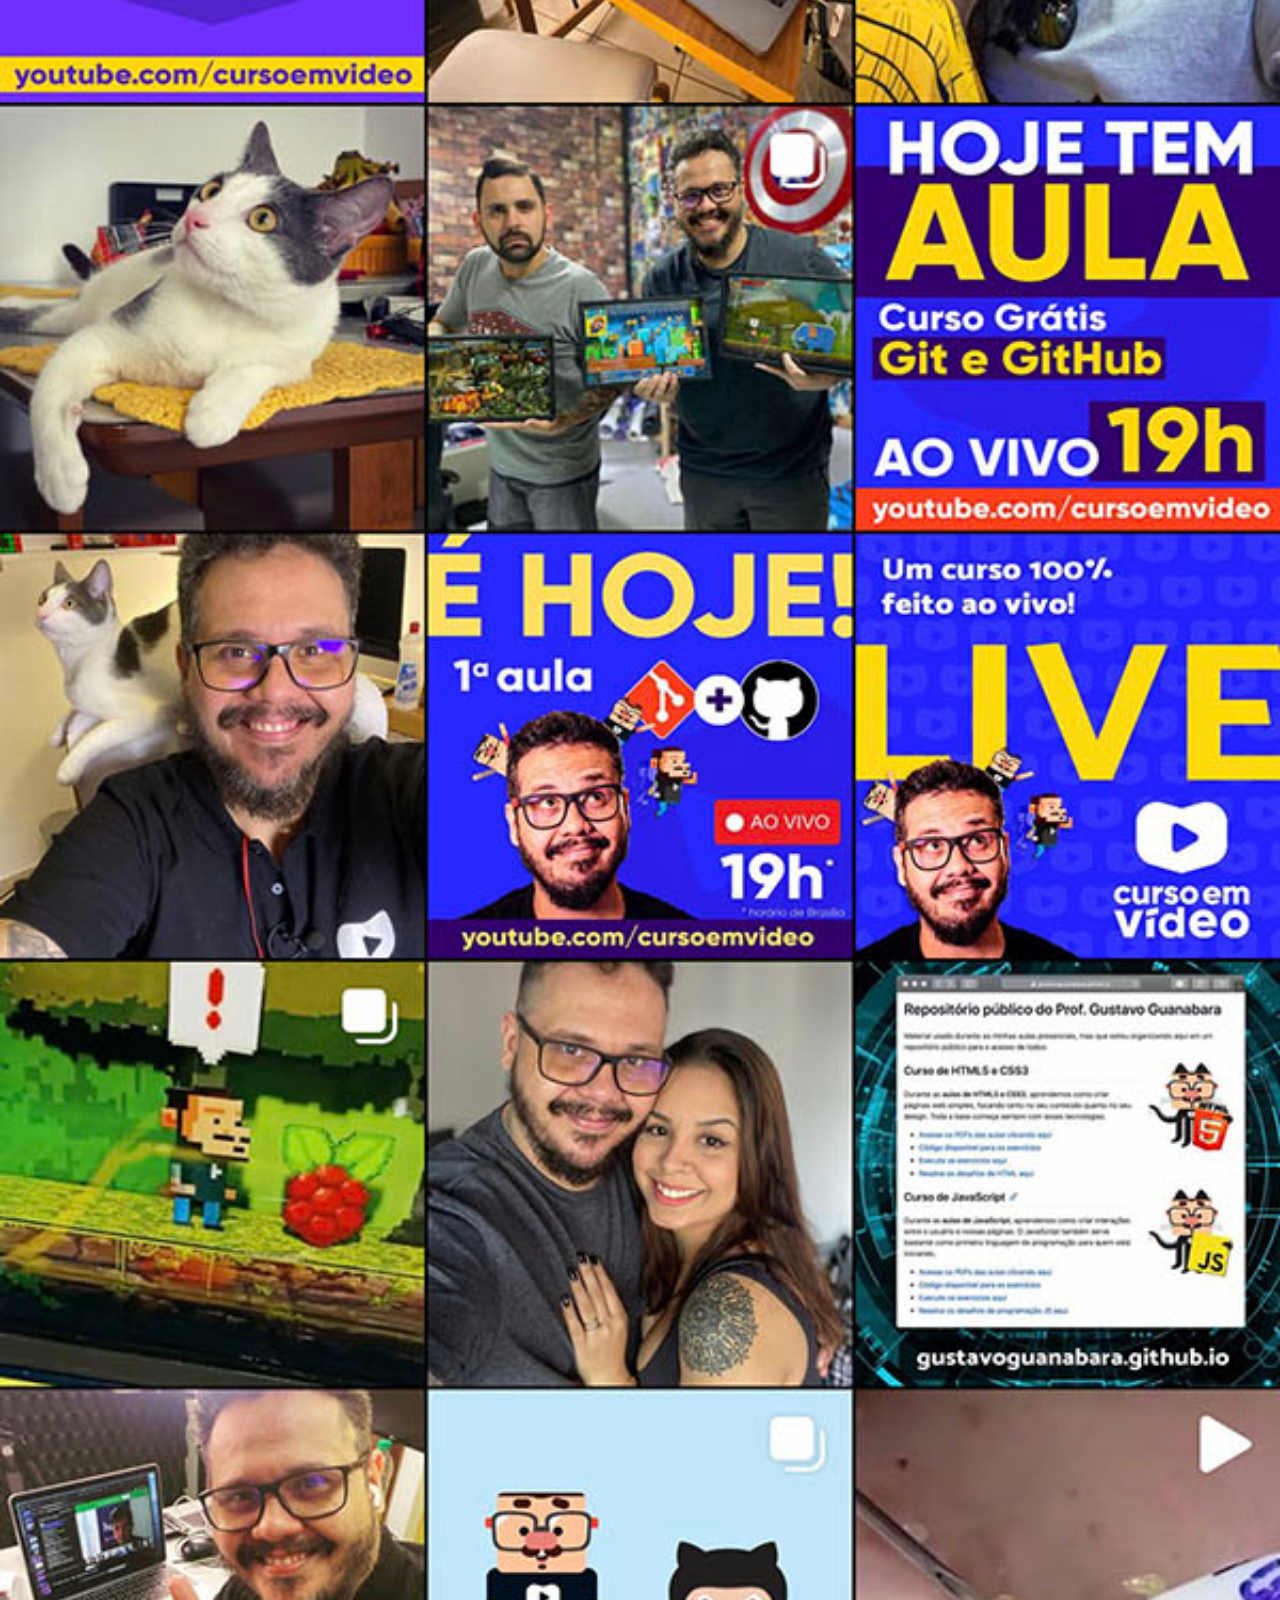
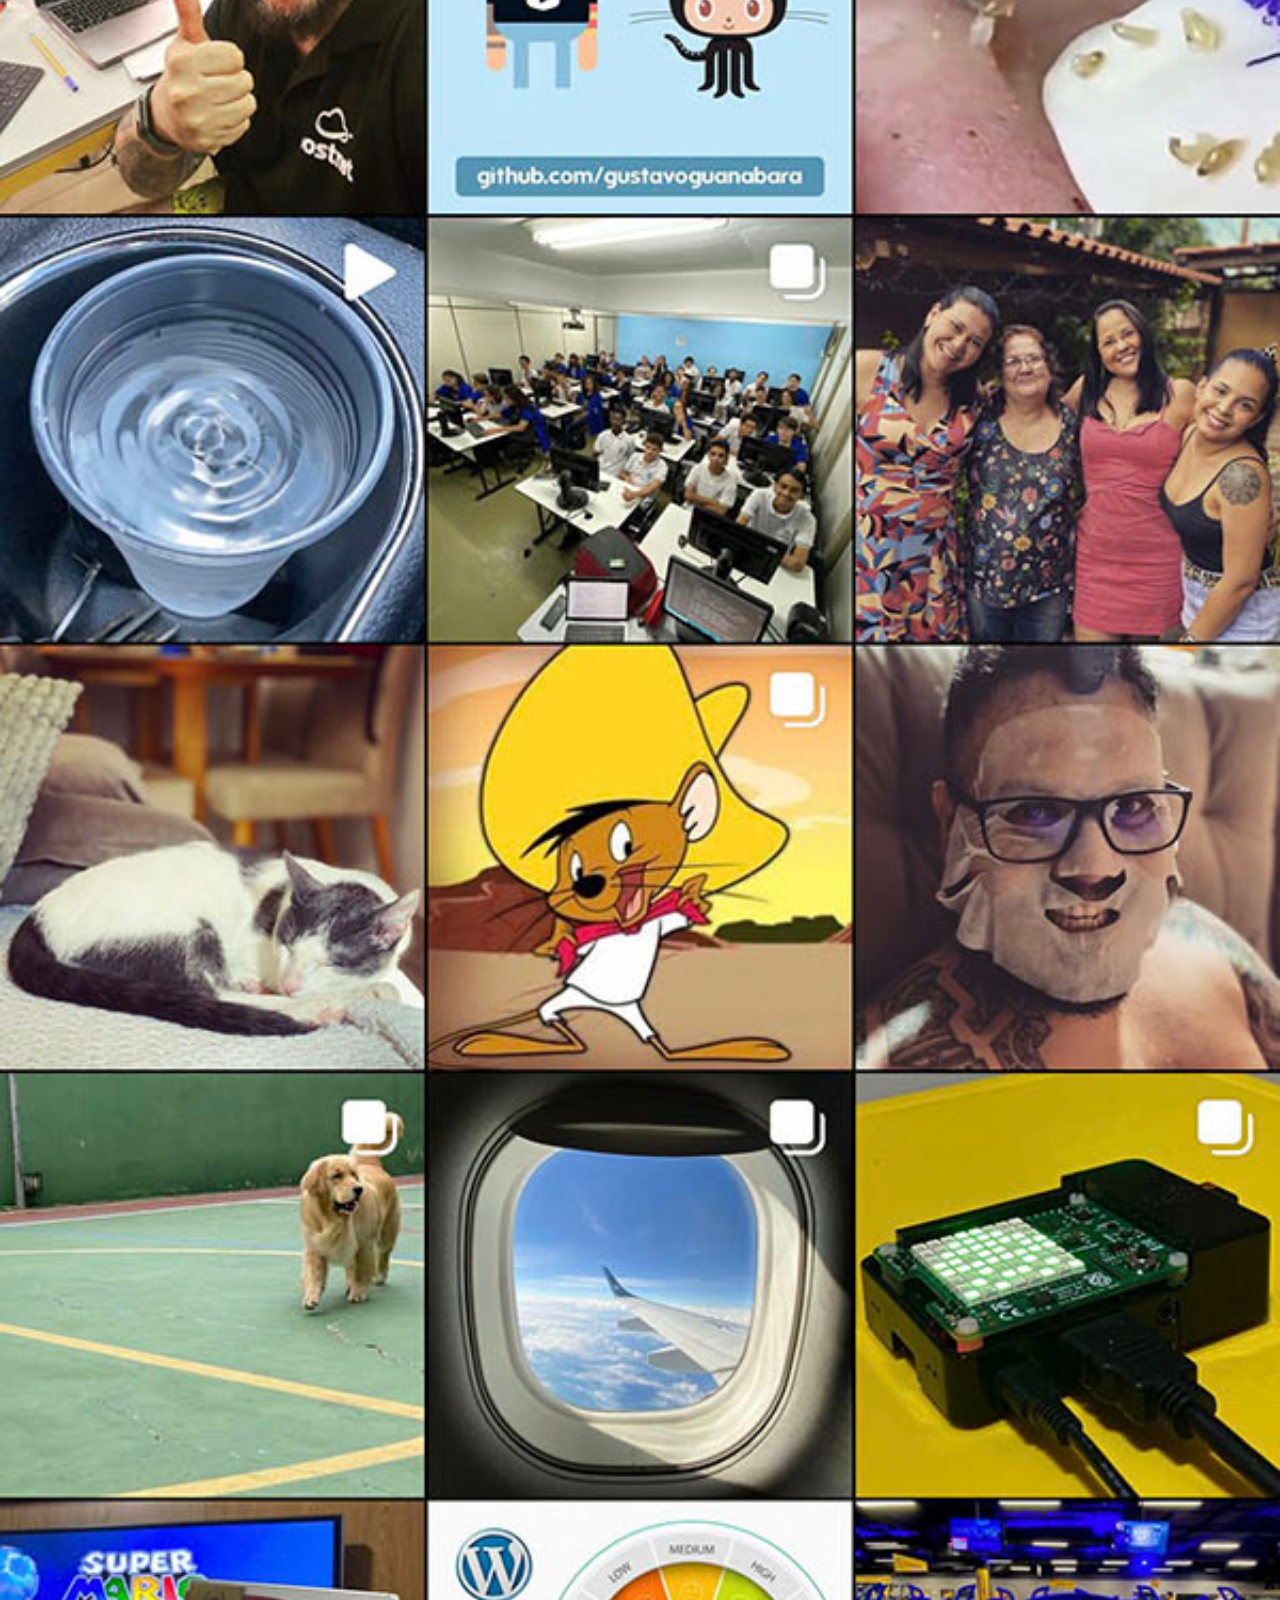
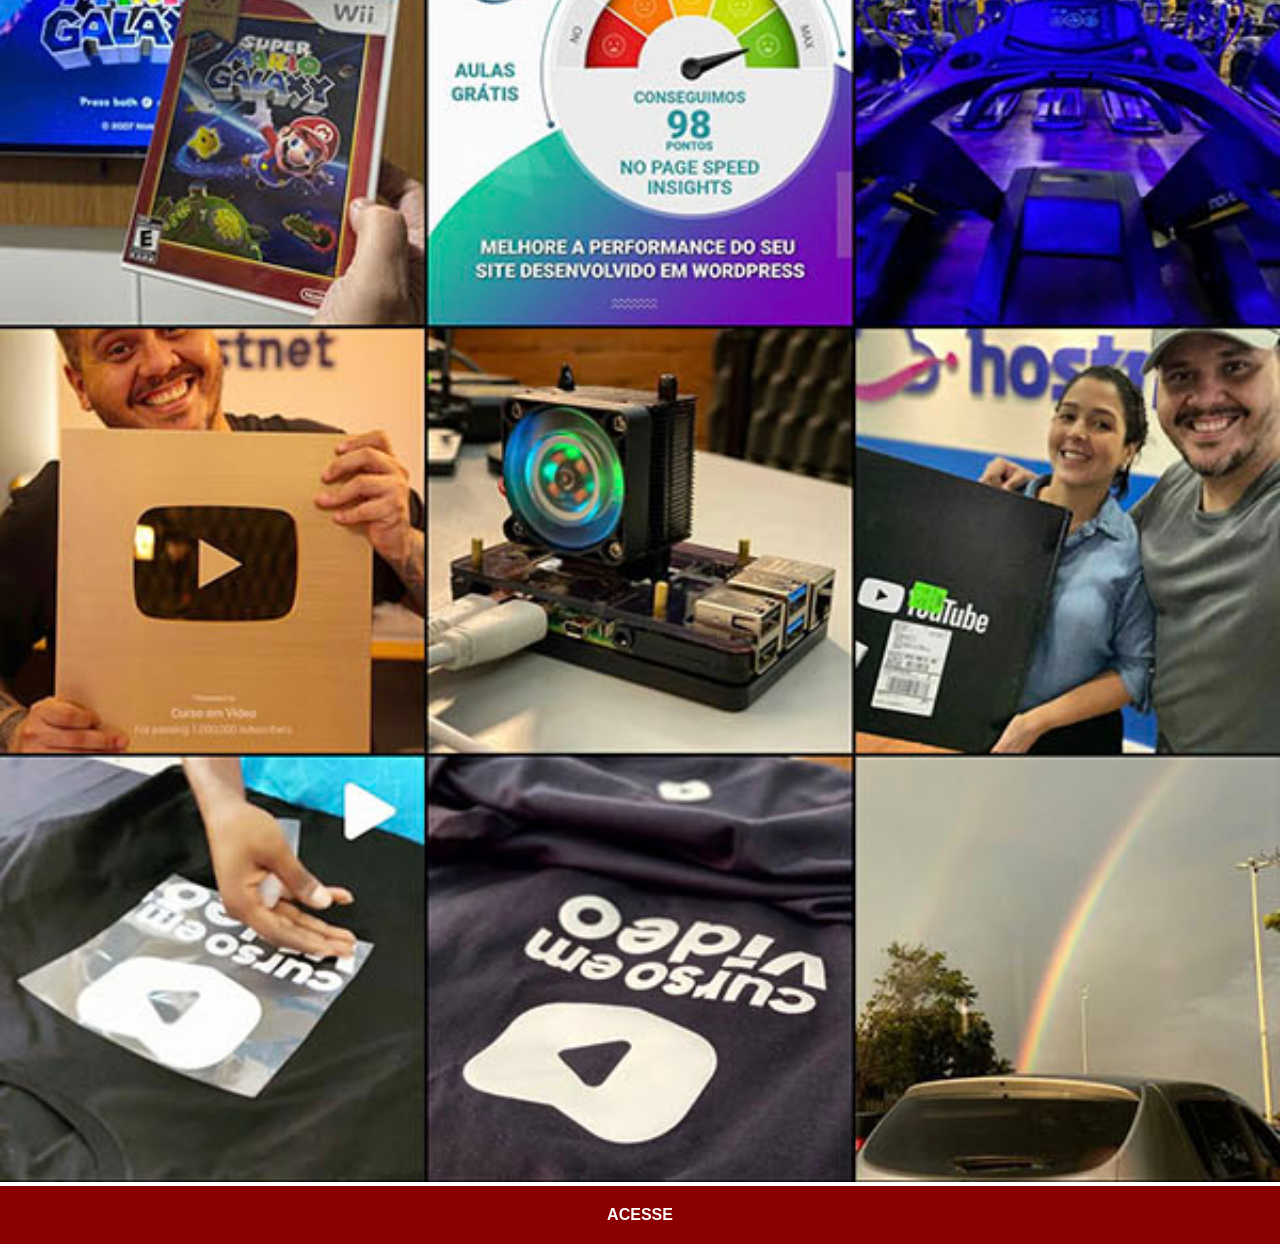
<file: instagram.html>
<!DOCTYPE html>
<html lang="pt-br">
<head>
    <meta charset="UTF-8">
    <meta name="viewport" content="width=device-width, initial-scale=1.0">
    <title>Instagram</title>
    <link rel="stylesheet" href="estilos/social.css">
</head>
<body>
    <img src="imagens/tela-instagram.jpg" alt="instagram">
    <a href="https://www.instagram.com/gustavoguanabara" target="_blank">ACESSE</a>
</body>
</html>
</file>
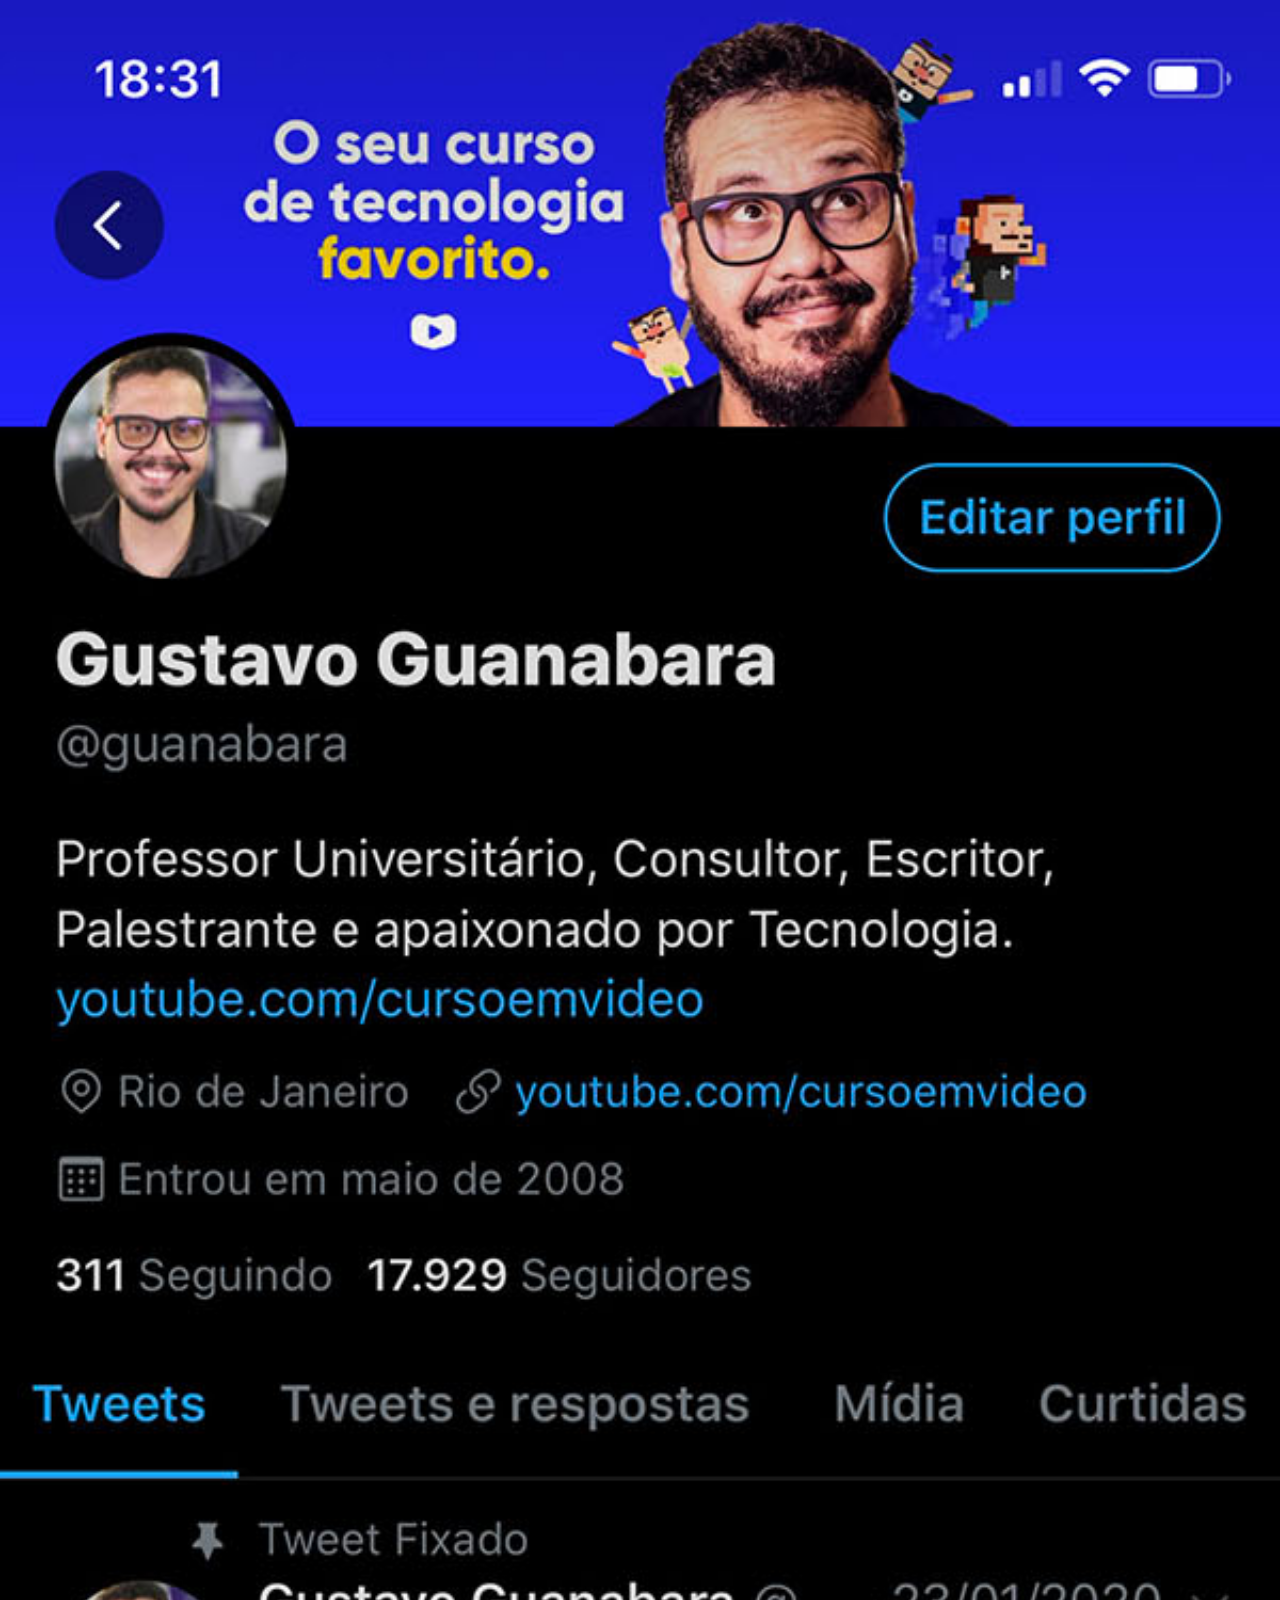
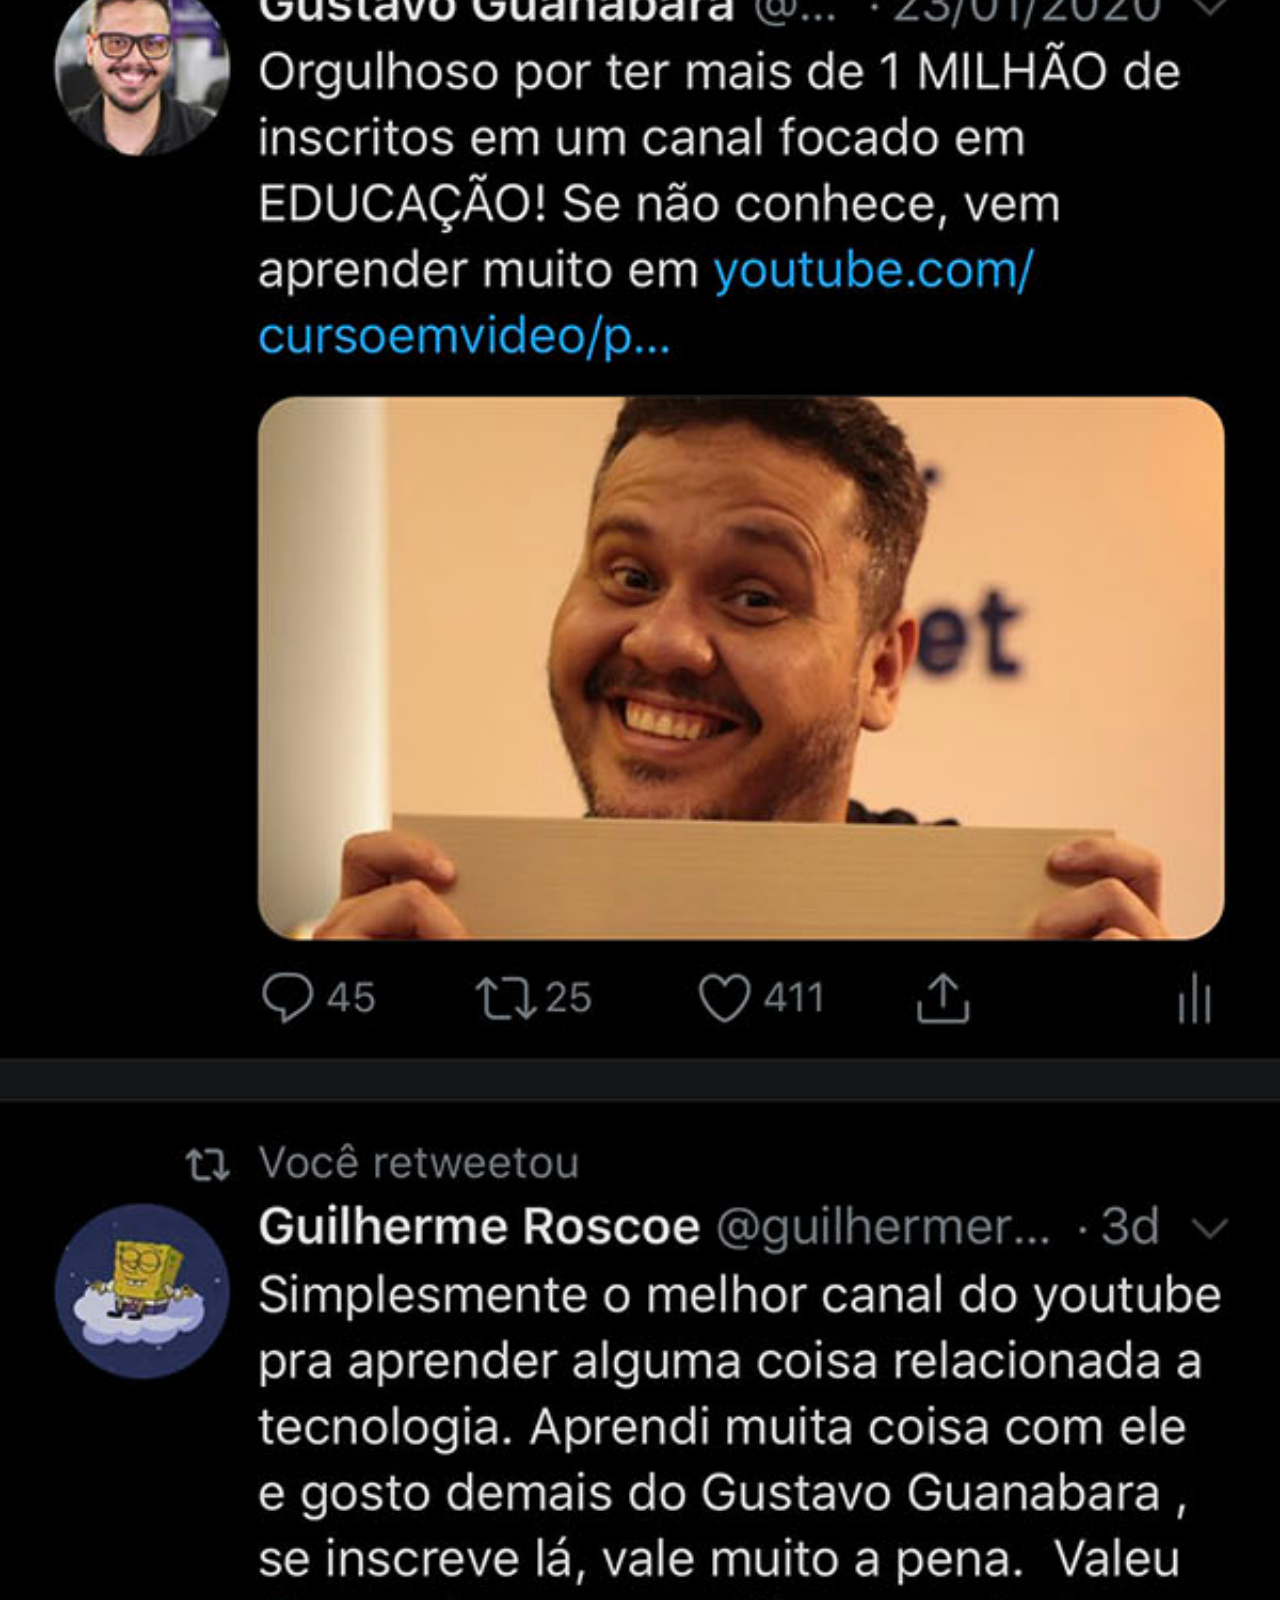
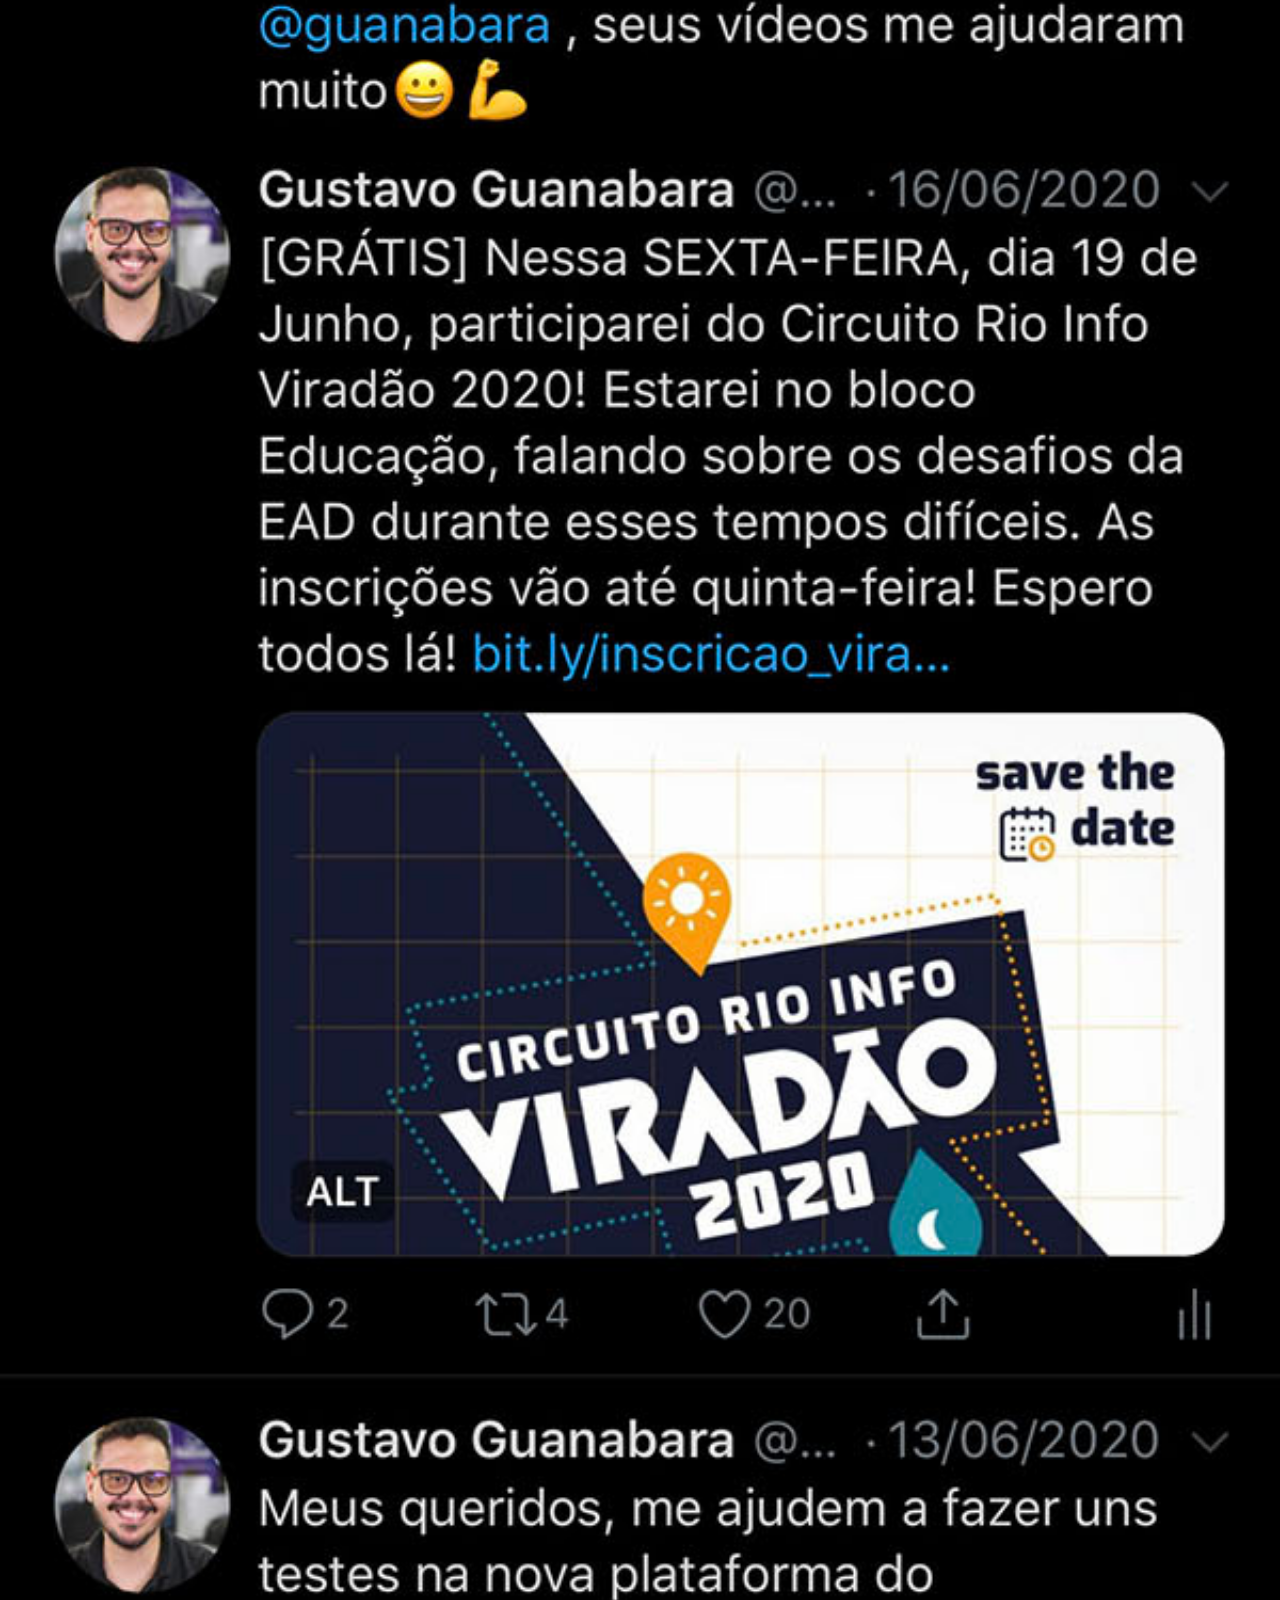
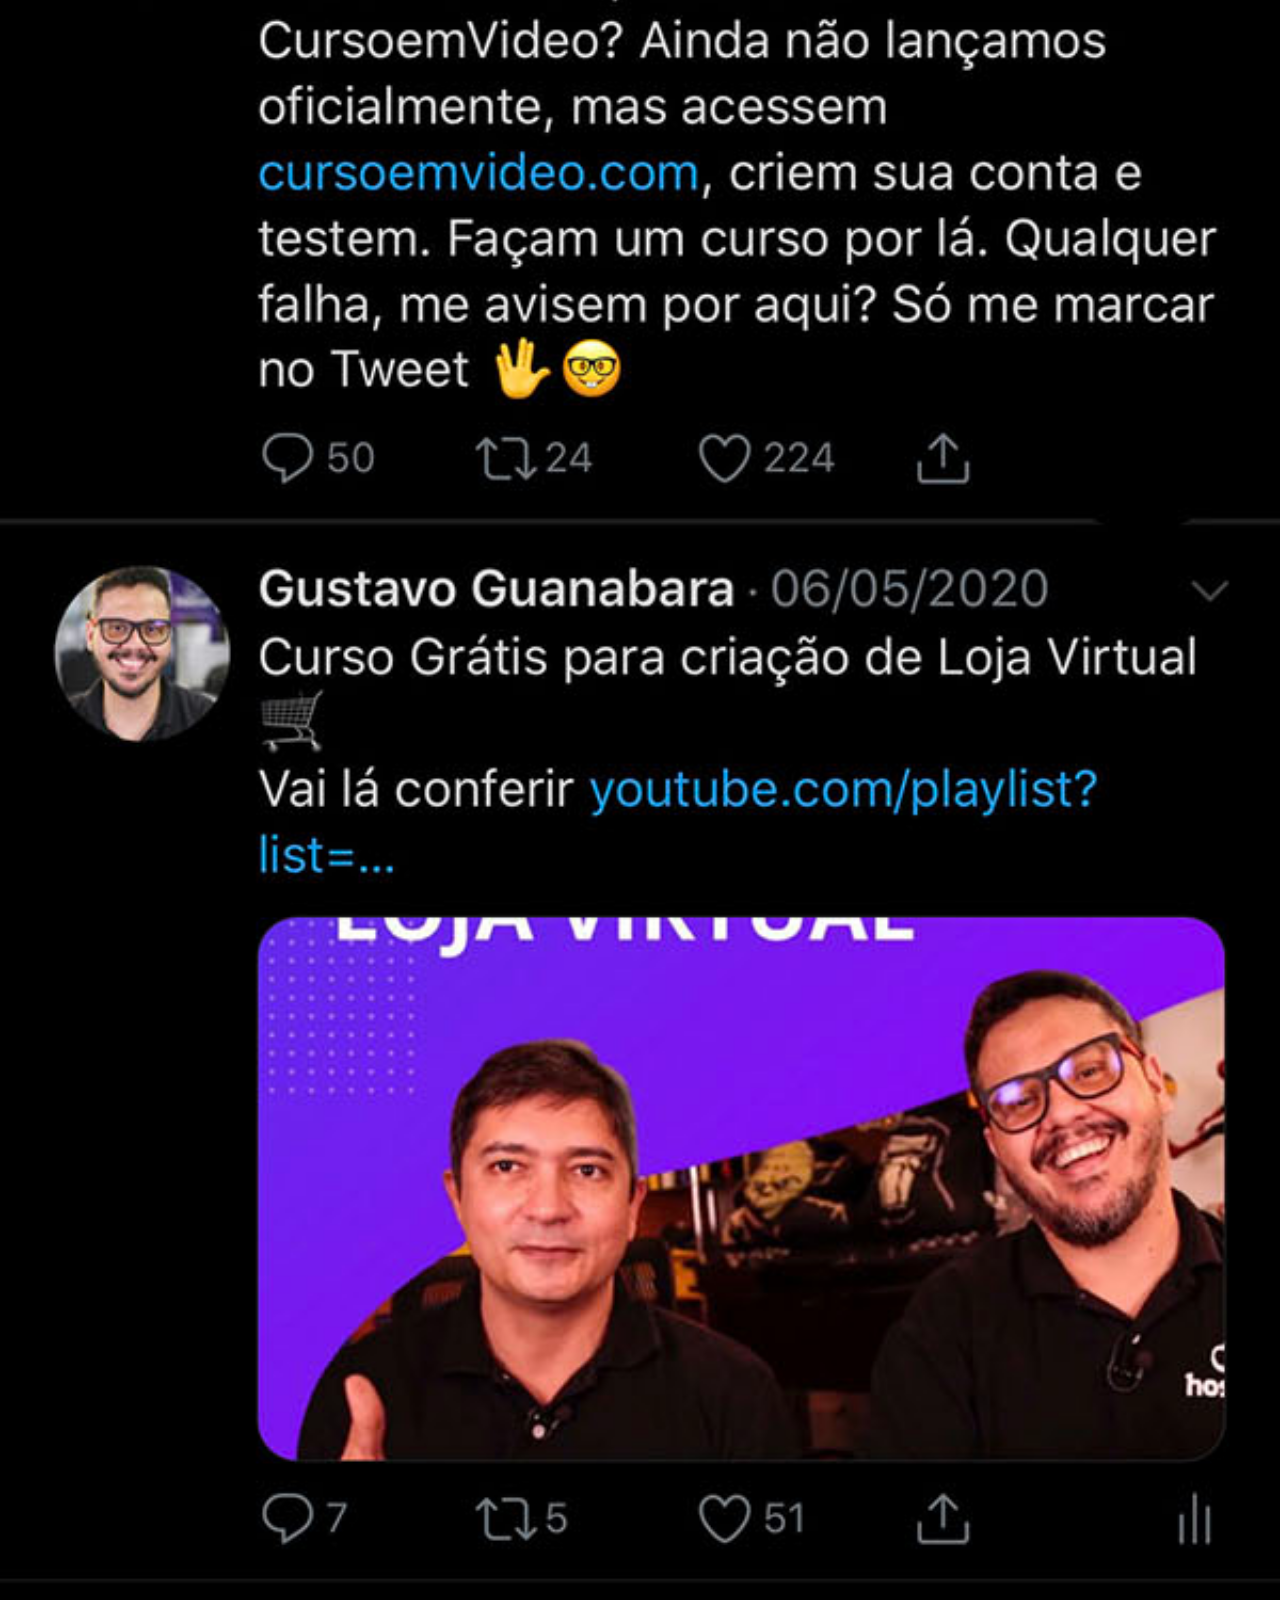
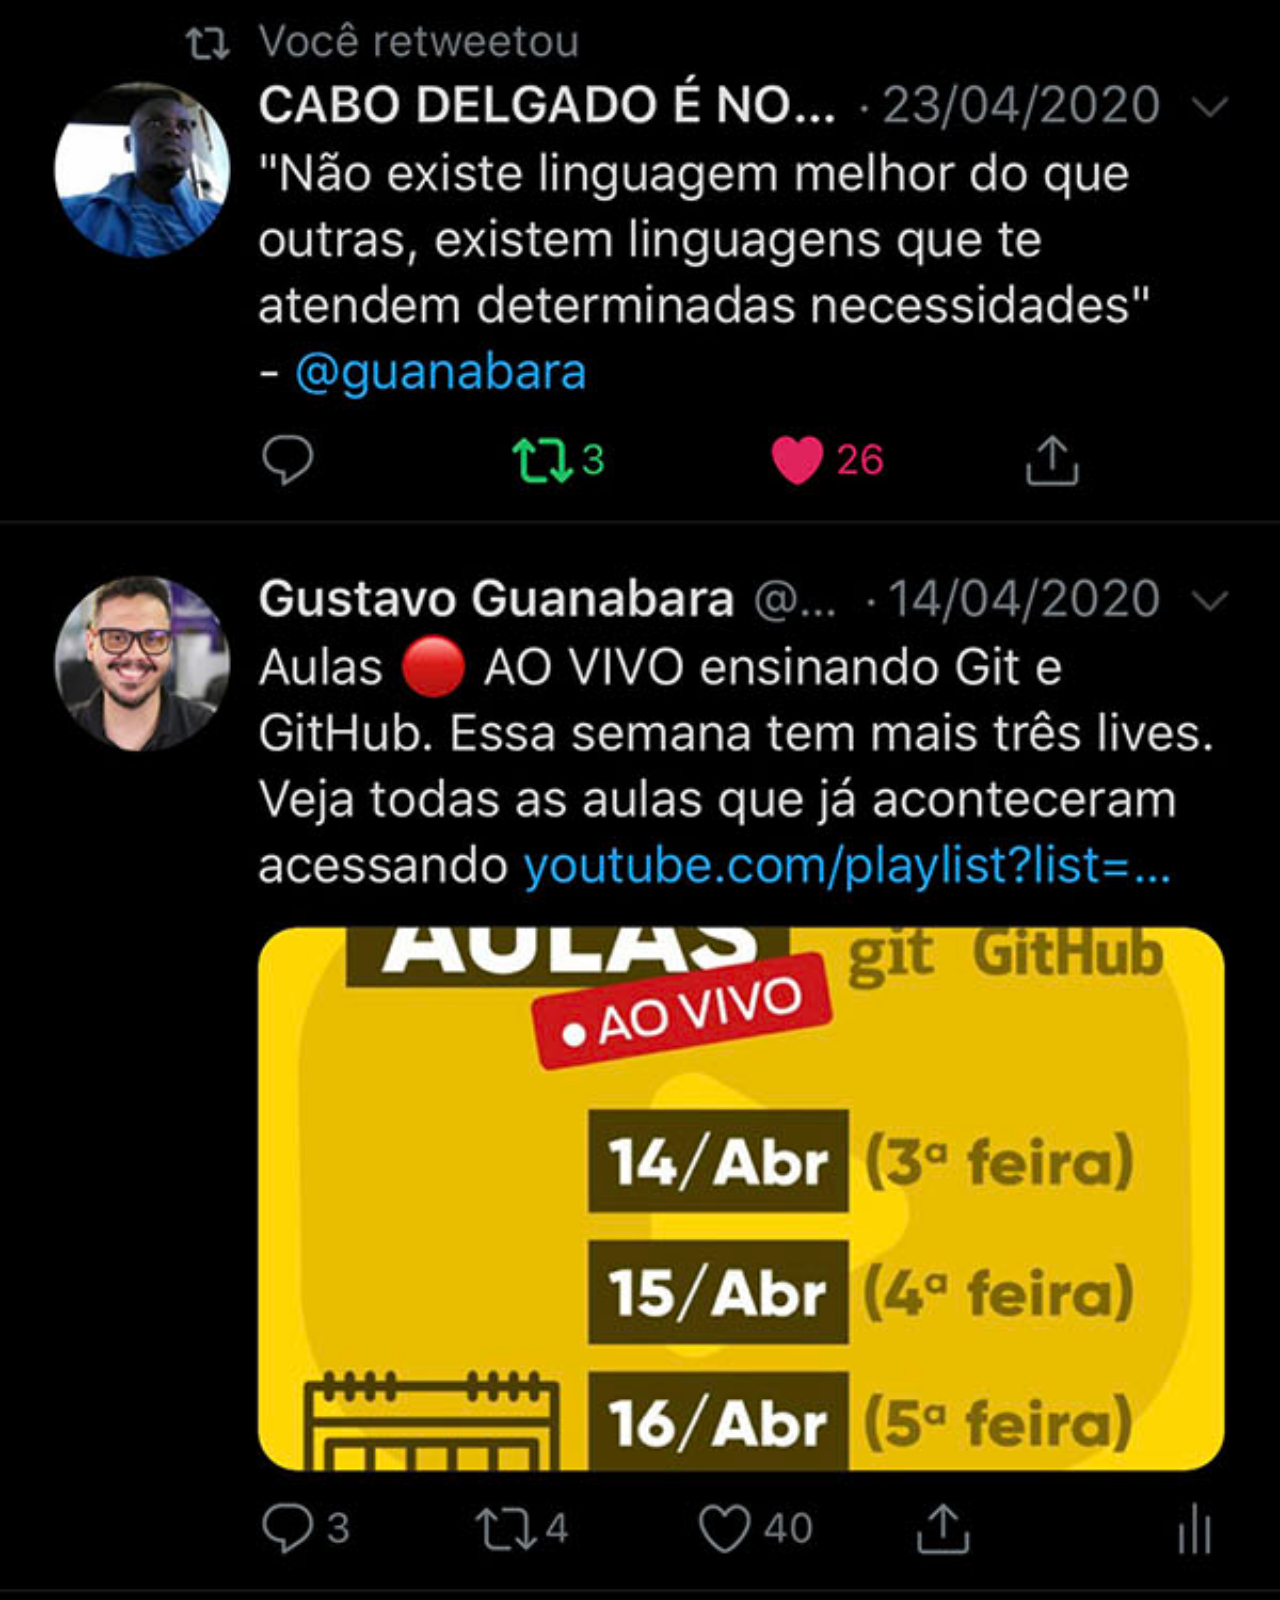
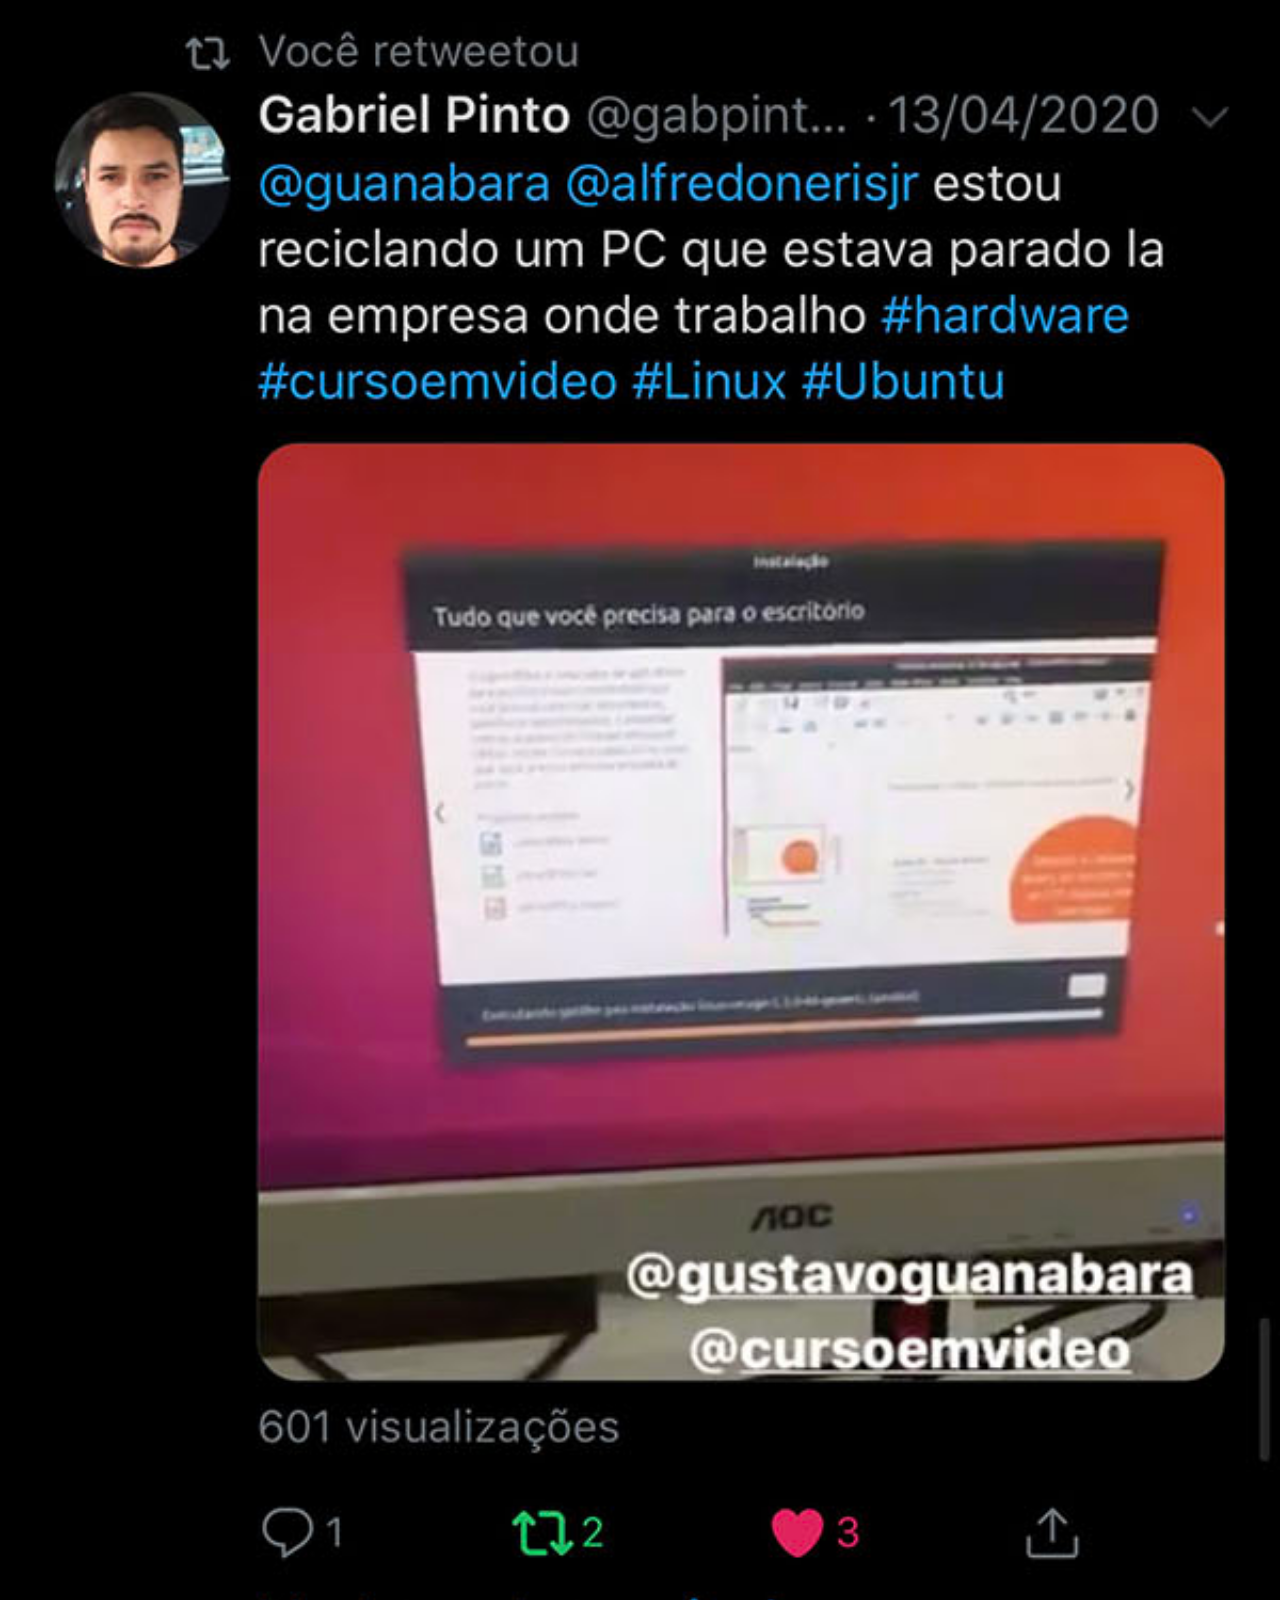
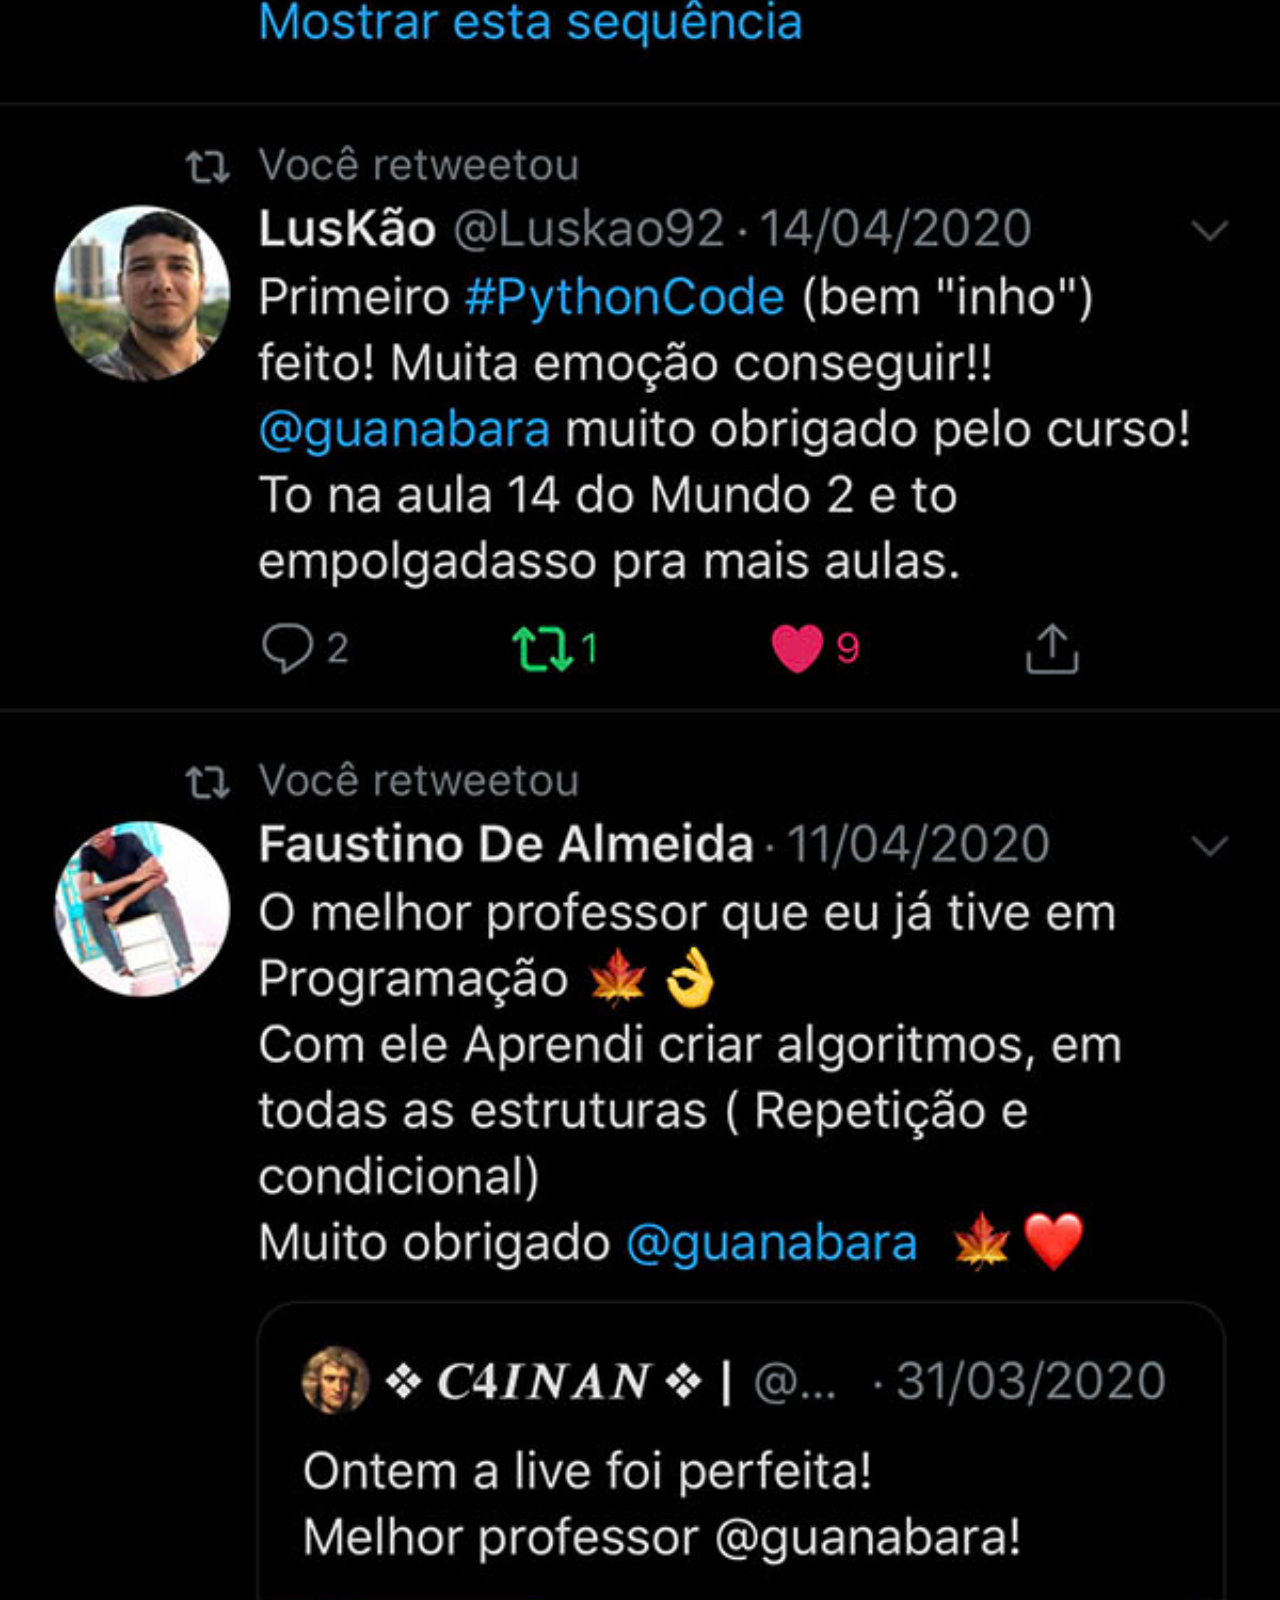
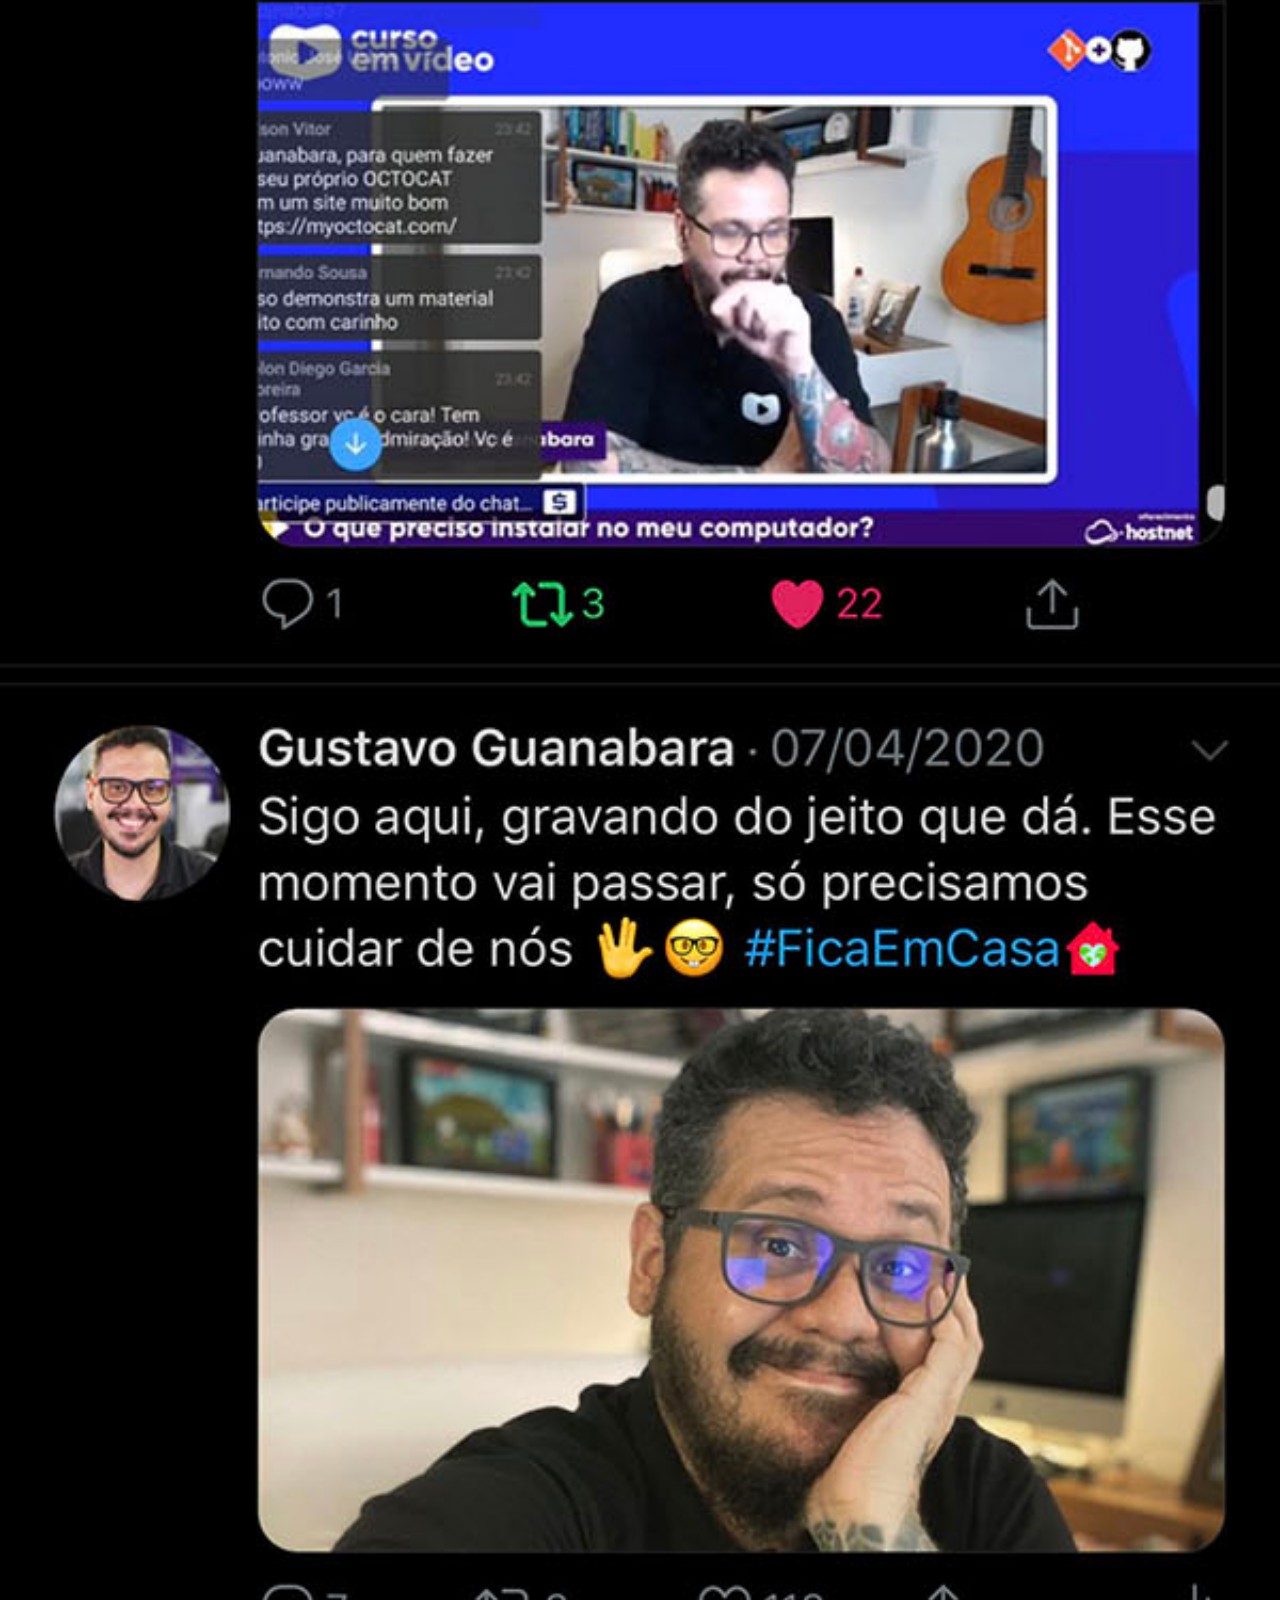
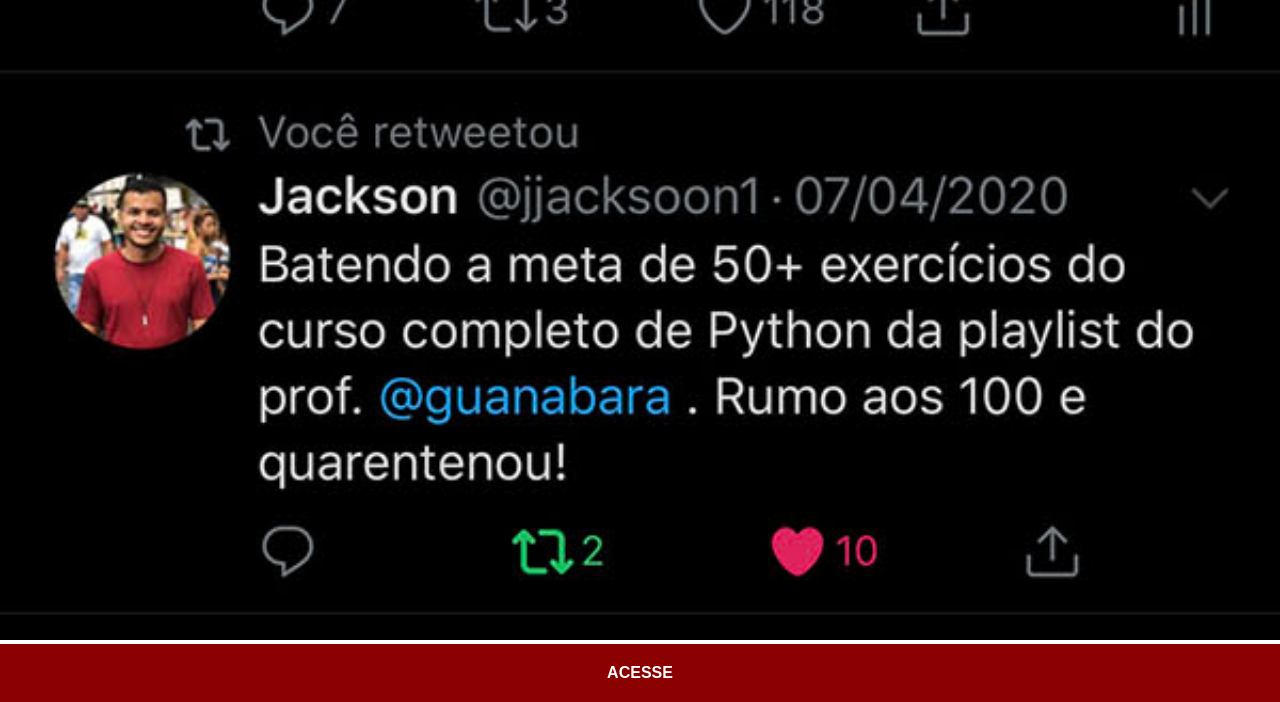
<file: twitter.html>
<!DOCTYPE html>
<html lang="pt-br">
<head>
    <meta charset="UTF-8">
    <meta name="viewport" content="width=device-width, initial-scale=1.0">
    <title>Twitter</title>
    <link rel="stylesheet" href="estilos/social.css">
</head>
<body>
    <img src="imagens/tela-twitter.jpg" alt="twitter">
    <a href="https://x.com/guanabara?lang=pt" target="_blank">ACESSE</a>
</body>
</html>
</file>
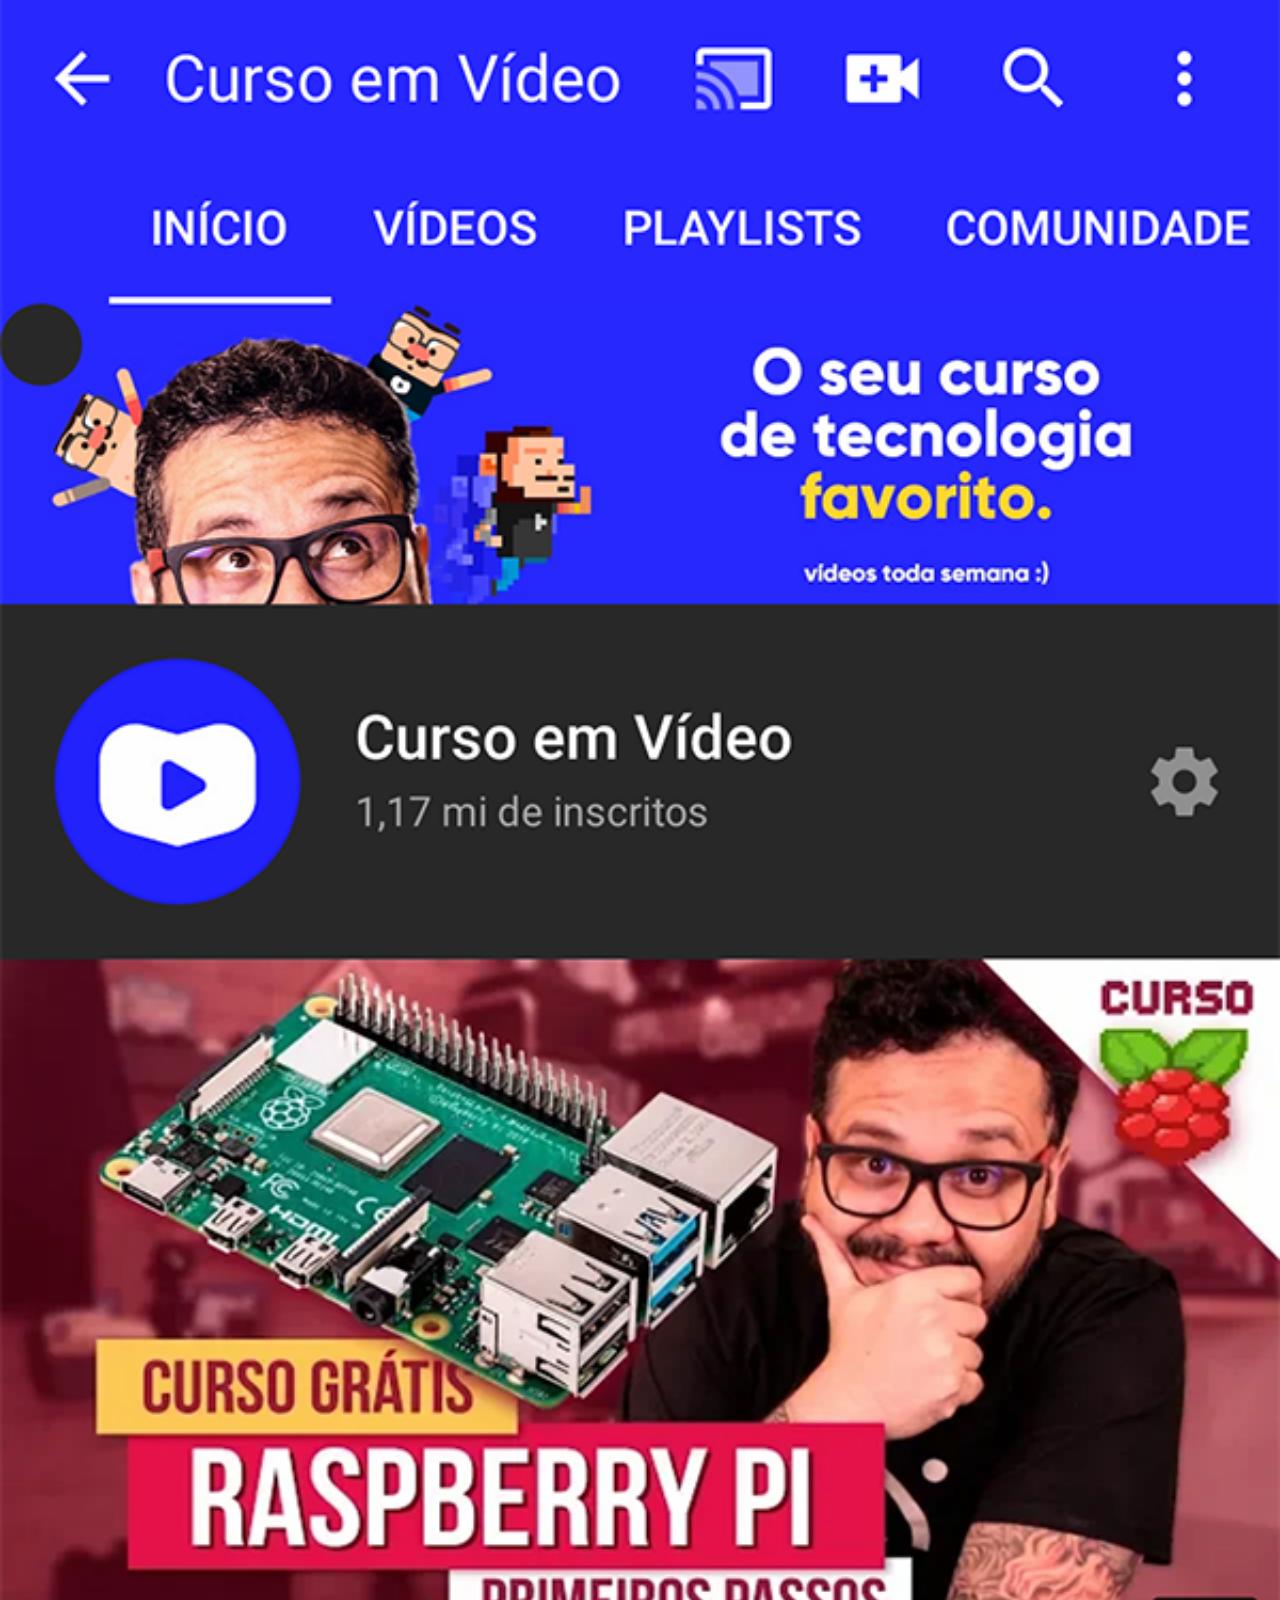
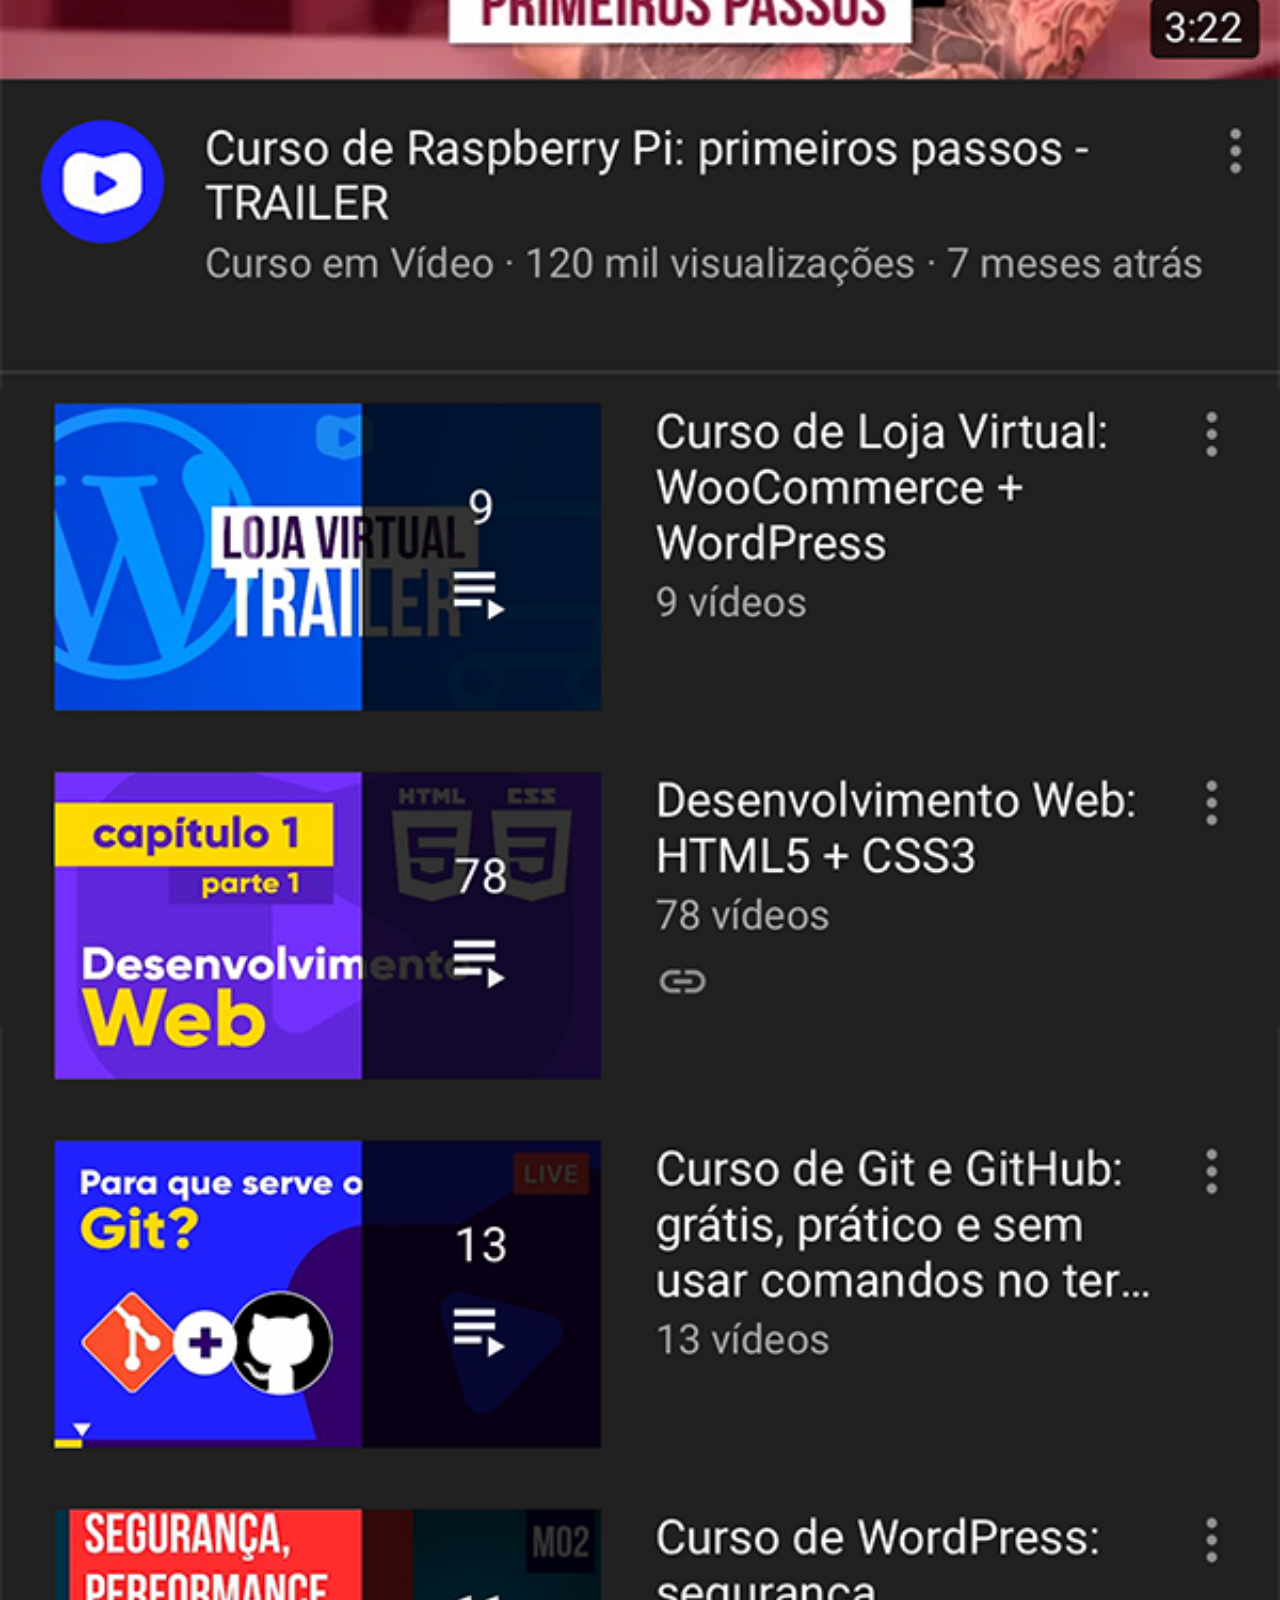
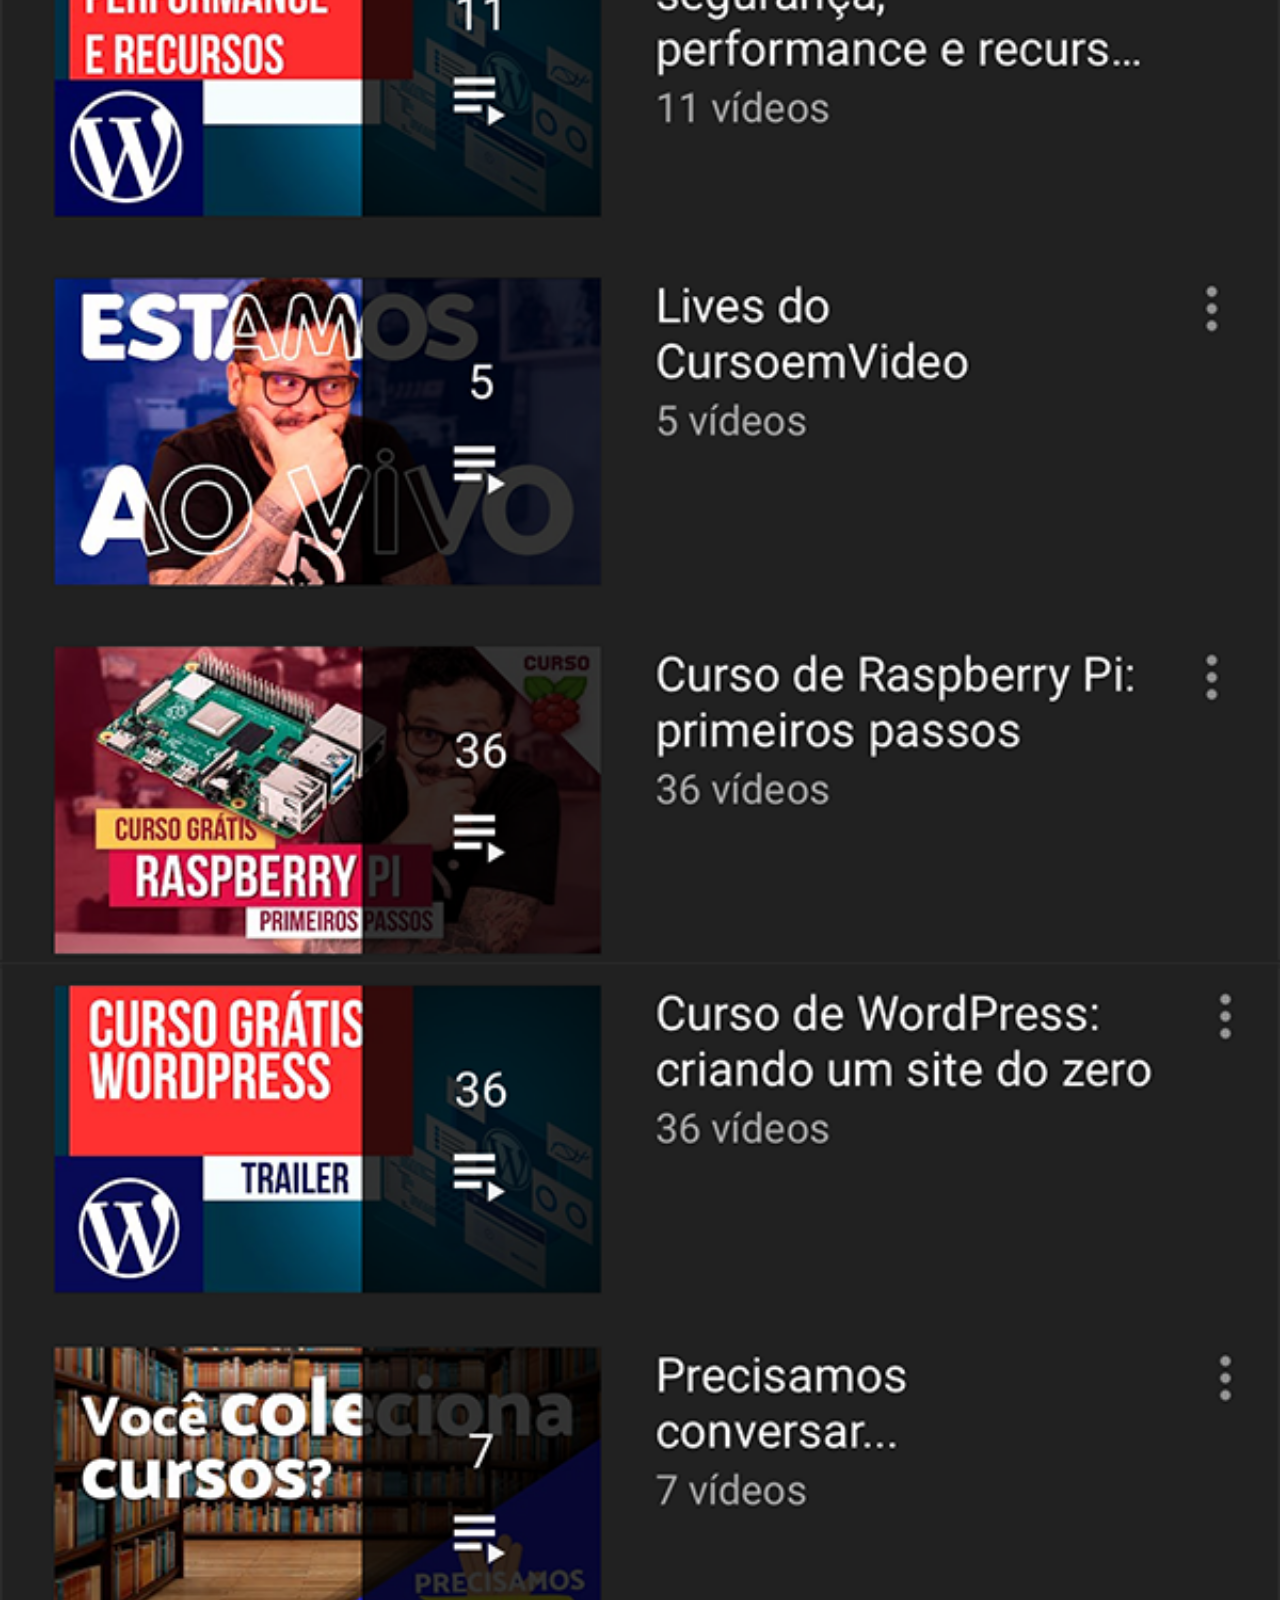
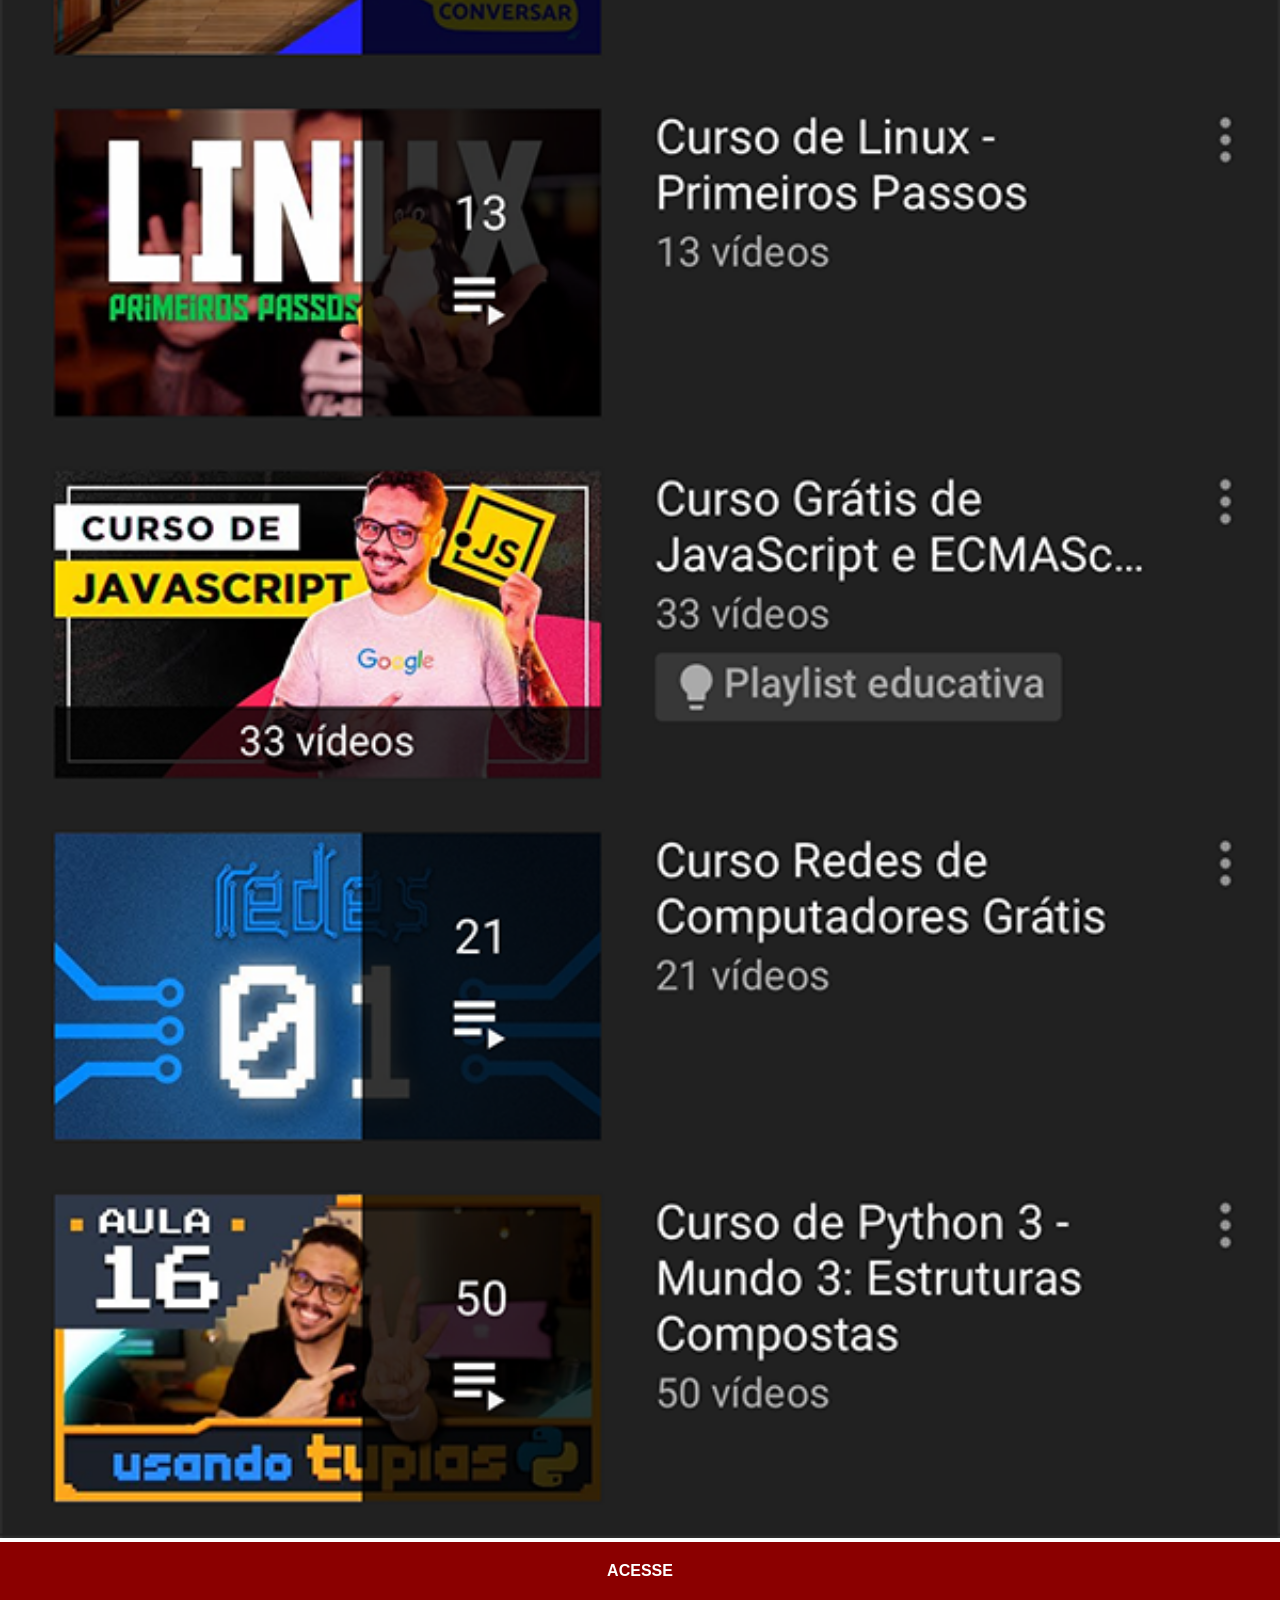
<file: youtube.html>
<!DOCTYPE html>
<html lang="pt-br">
<head>
    <meta charset="UTF-8">
    <meta name="viewport" content="width=device-width, initial-scale=1.0">
    <title>Youtube</title>
    <style>
        * {
            margin: 0;
            padding: 0;
            font-family: Arial, Helvetica, sans-serif;
        }

        ::-webkit-scrollbar {
            width: 0px;
            height: 0px;
        }
        img {
            width: 100vw;

        }
        a {
            display: block;
            background-color: darkred;
            padding: 20px;
            text-decoration: none;
            font-weight: bolder;
            text-align: center;
            color: white;
        }
    </style>
</head>
<body>
    <img src="imagens/tela-youtube.png" alt="youtube">
    <a href="https://www.youtube.com/cursoemvideo">ACESSE</a>
</body>
</html>
</file>
<file: estilos/style.css>
@charset "UTF-8";

* {
    margin: 0;
    padding: 0;
}

html, body {
    height: 100vh;
    width: 100vw;
    background-color: black;
}

body {
    background: url(../imagens/fundo-madeira.jpg) no-repeat top center;
    background-size: cover;
    background-attachment: fixed;
}

main {
    height: 100vh;
    position: relative;
}


#telefone {
    position: absolute;
    height: 627px;
    width: 311px;
    top: 50%;
    left: 50%;
    transform: translate(-50%, -50%);
    background: url(../imagens/frame-iphone.png) no-repeat;
    
}

iframe#tela {
    position: relative;
    top: 81px;
    left: 23px;
    width: 266px;
    height: 471px;
}

section#redes-sociais {
   text-align: right;
}

section#redes-sociais img{
    width: 50px;
    height: 50px;
    margin: 10px;
    border-radius: 50%;
    box-shadow: 2px 2px 5px rgba(0, 0, 0, 0.336);
    box-sizing: border-box;
    transition: 0.5s;
}

section#redes-sociais img:hover {
    border: 2px solid rgba(255, 255, 255, 0.24);
    transform: translate(-3px, -3px);
    box-shadow: 5px 5px 10px rgba(0, 0, 0, 0.418);
}
</file>
<file: estilos/social.css>
@charset "UTF-8";

* {
    margin: 0;
    padding: 0;
    font-family: Arial, Helvetica, sans-serif;
}

::-webkit-scrollbar {
    width: 0px;
    height: 0px;
}
img {
    width: 100vw;

}
a {
    display: block;
    background-color: darkred;
    padding: 20px;
    text-decoration: none;
    font-weight: bolder;
    text-align: center;
    color: white;
}

a:hover {
    background-color: red;
}
</file>
